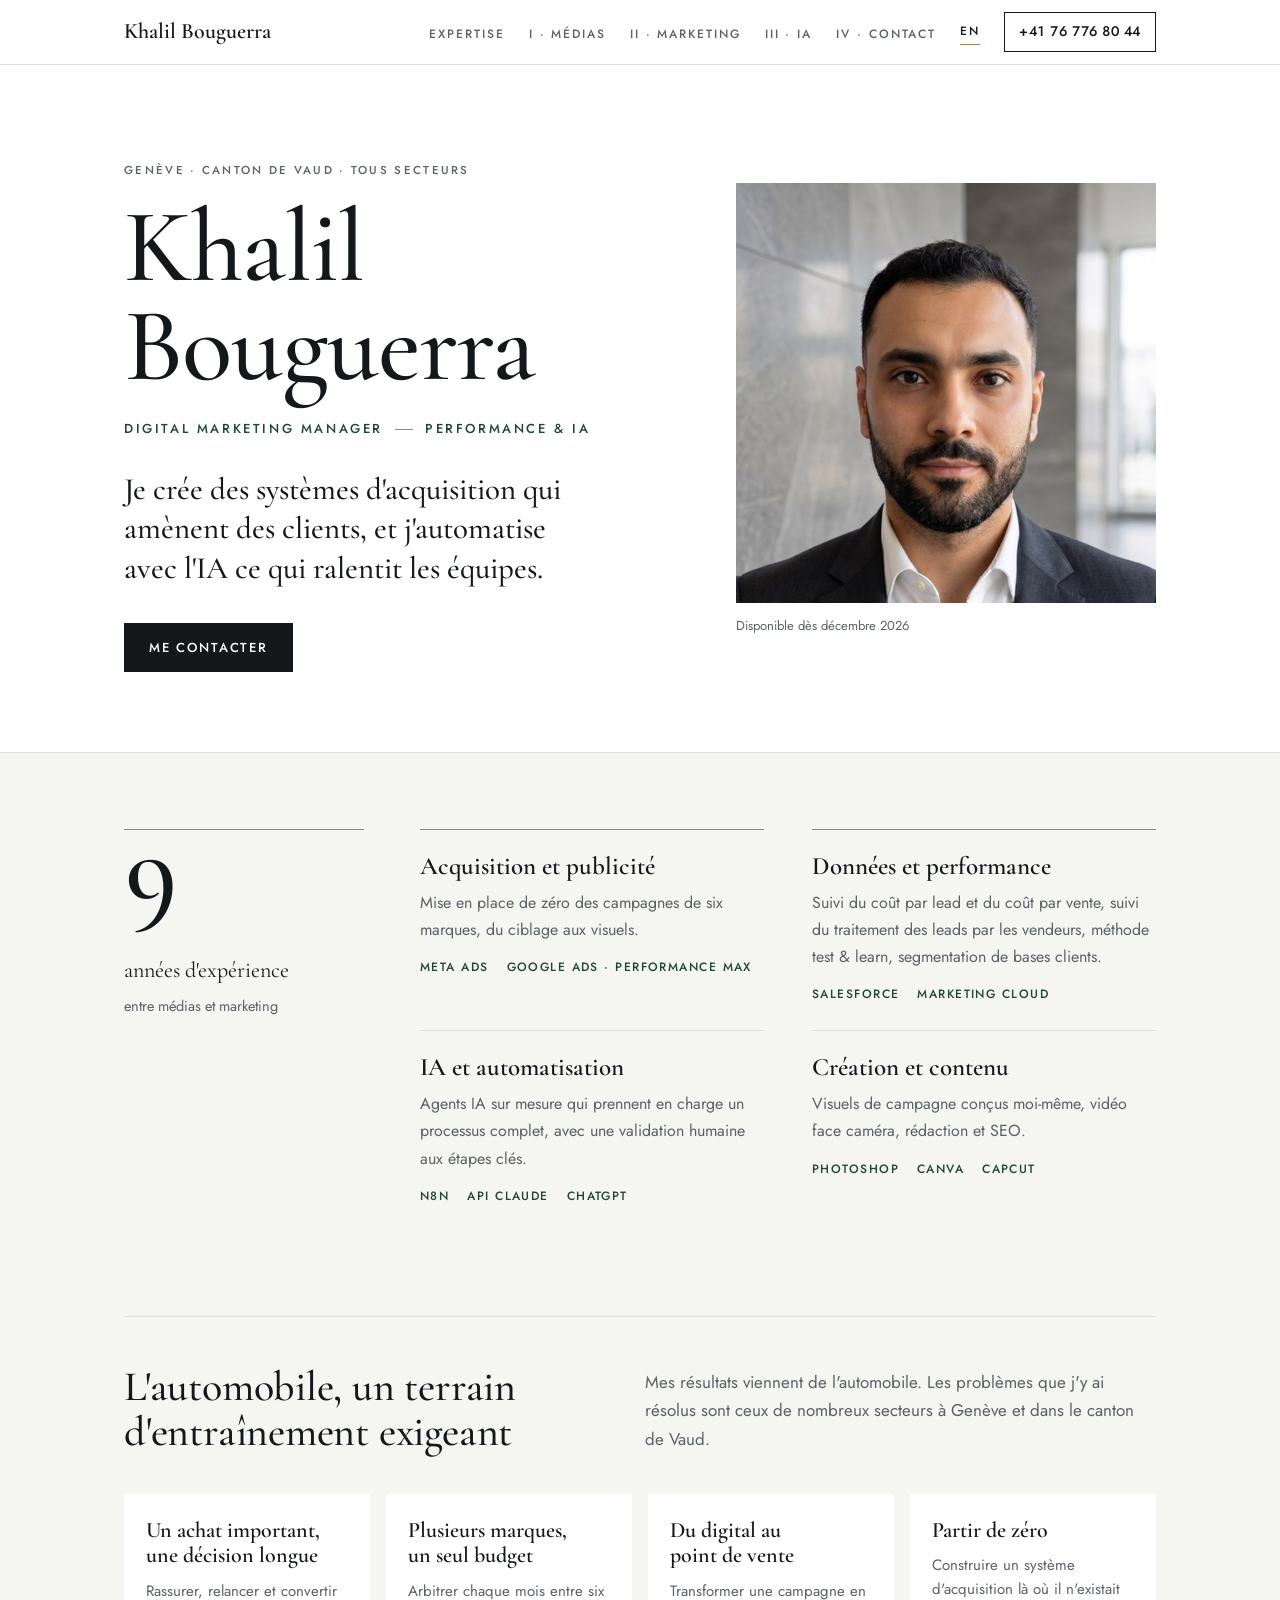
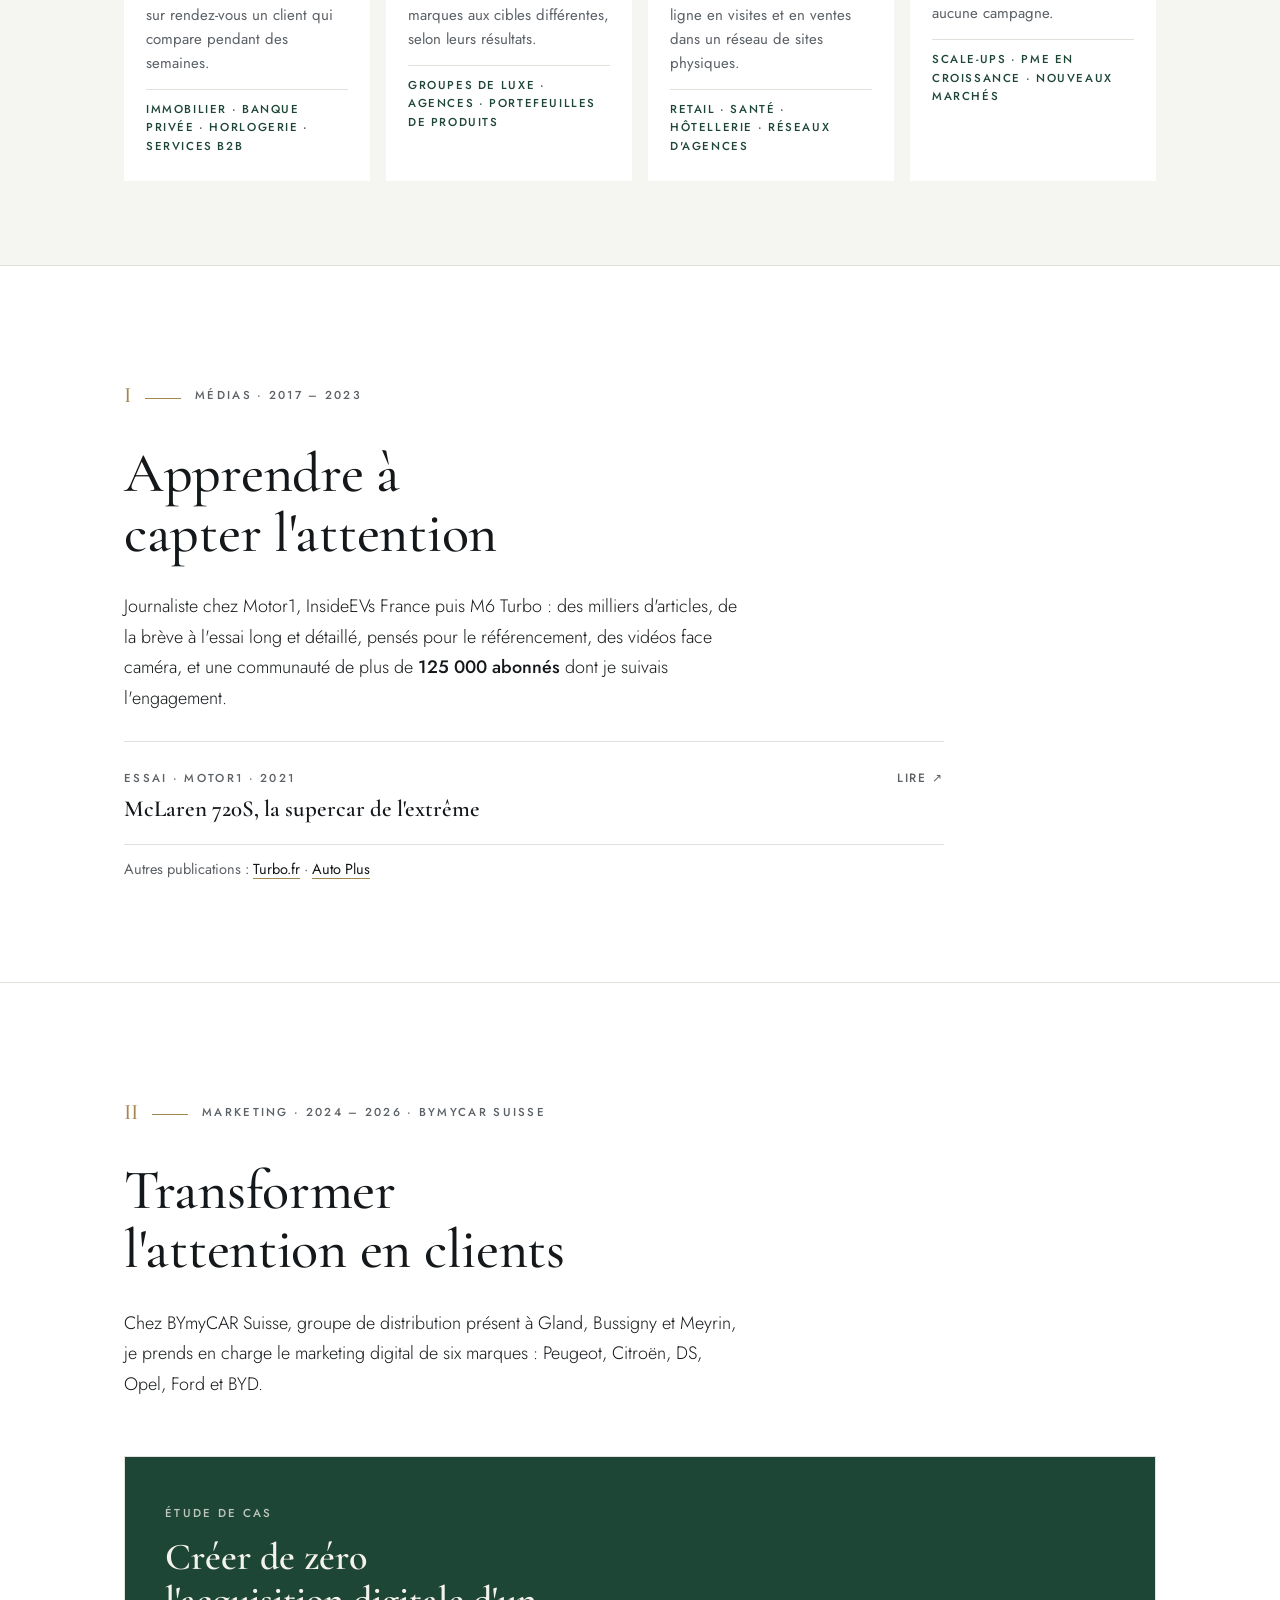
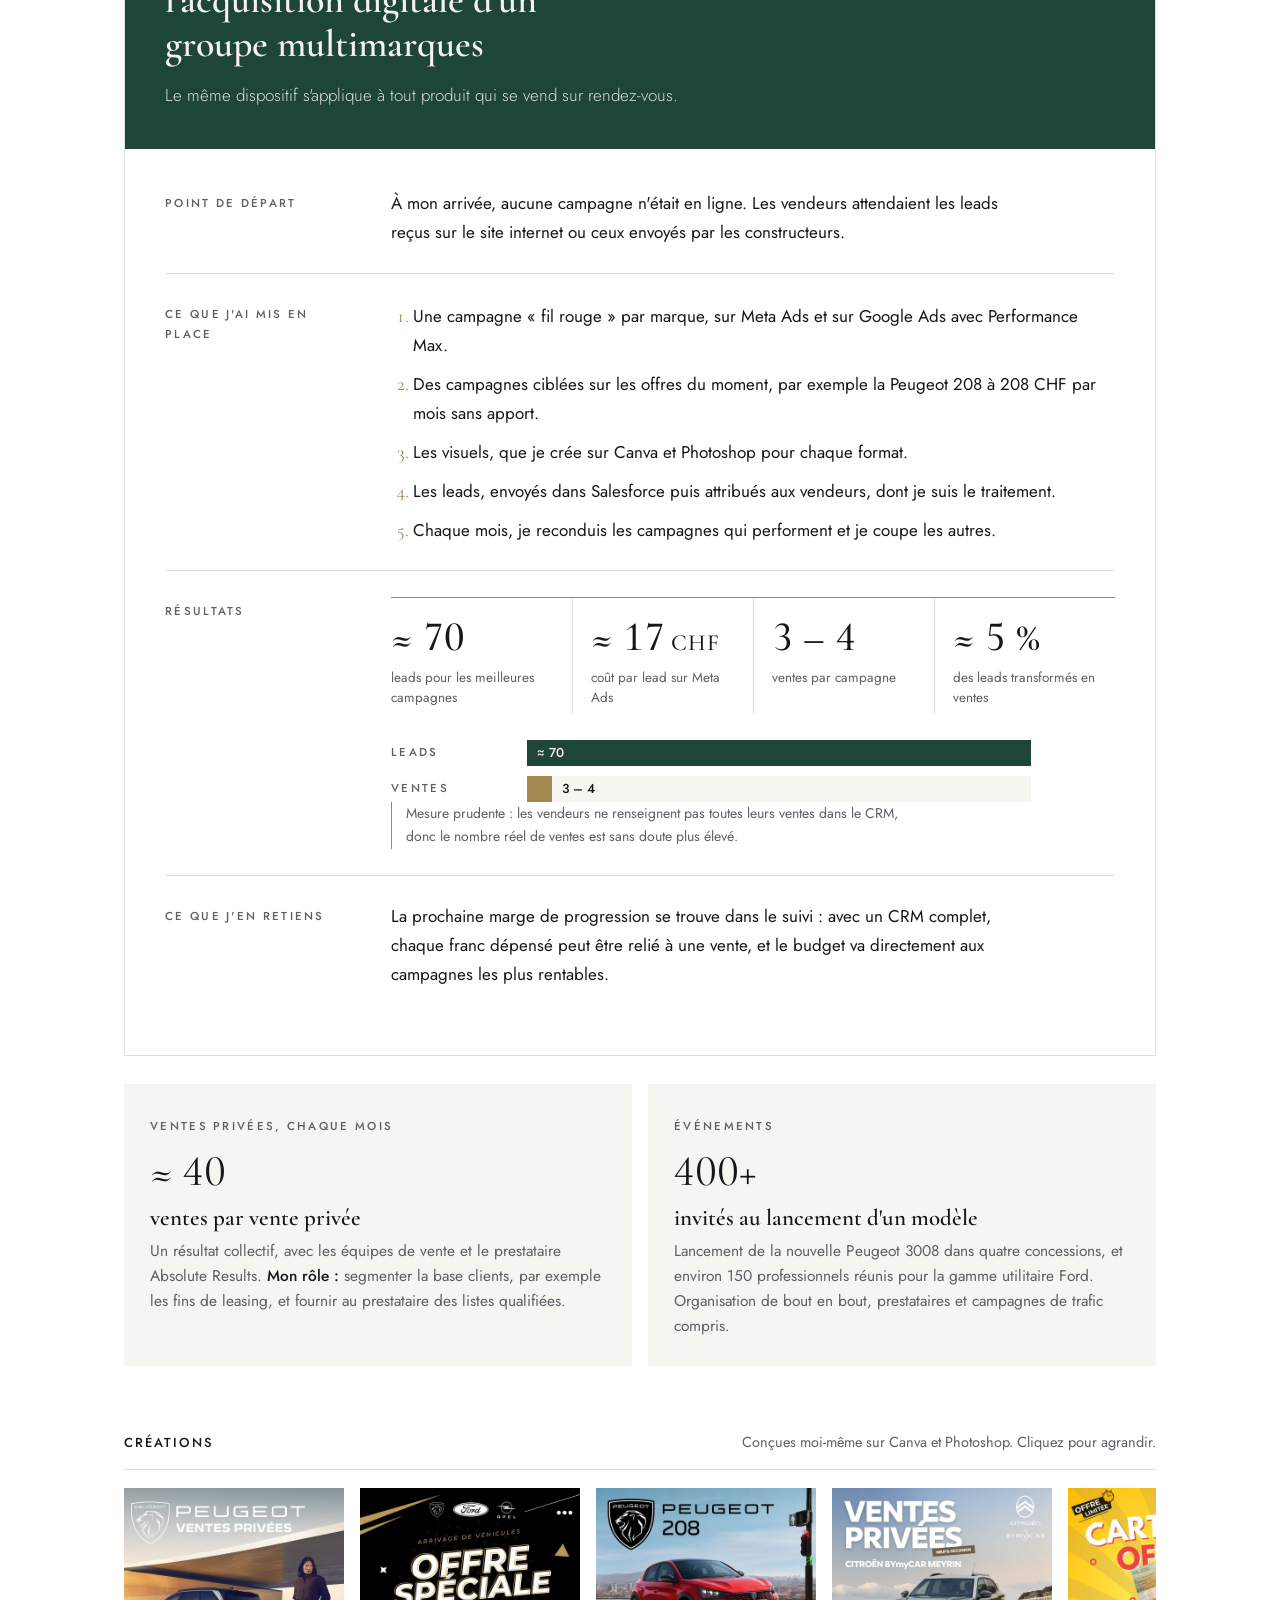
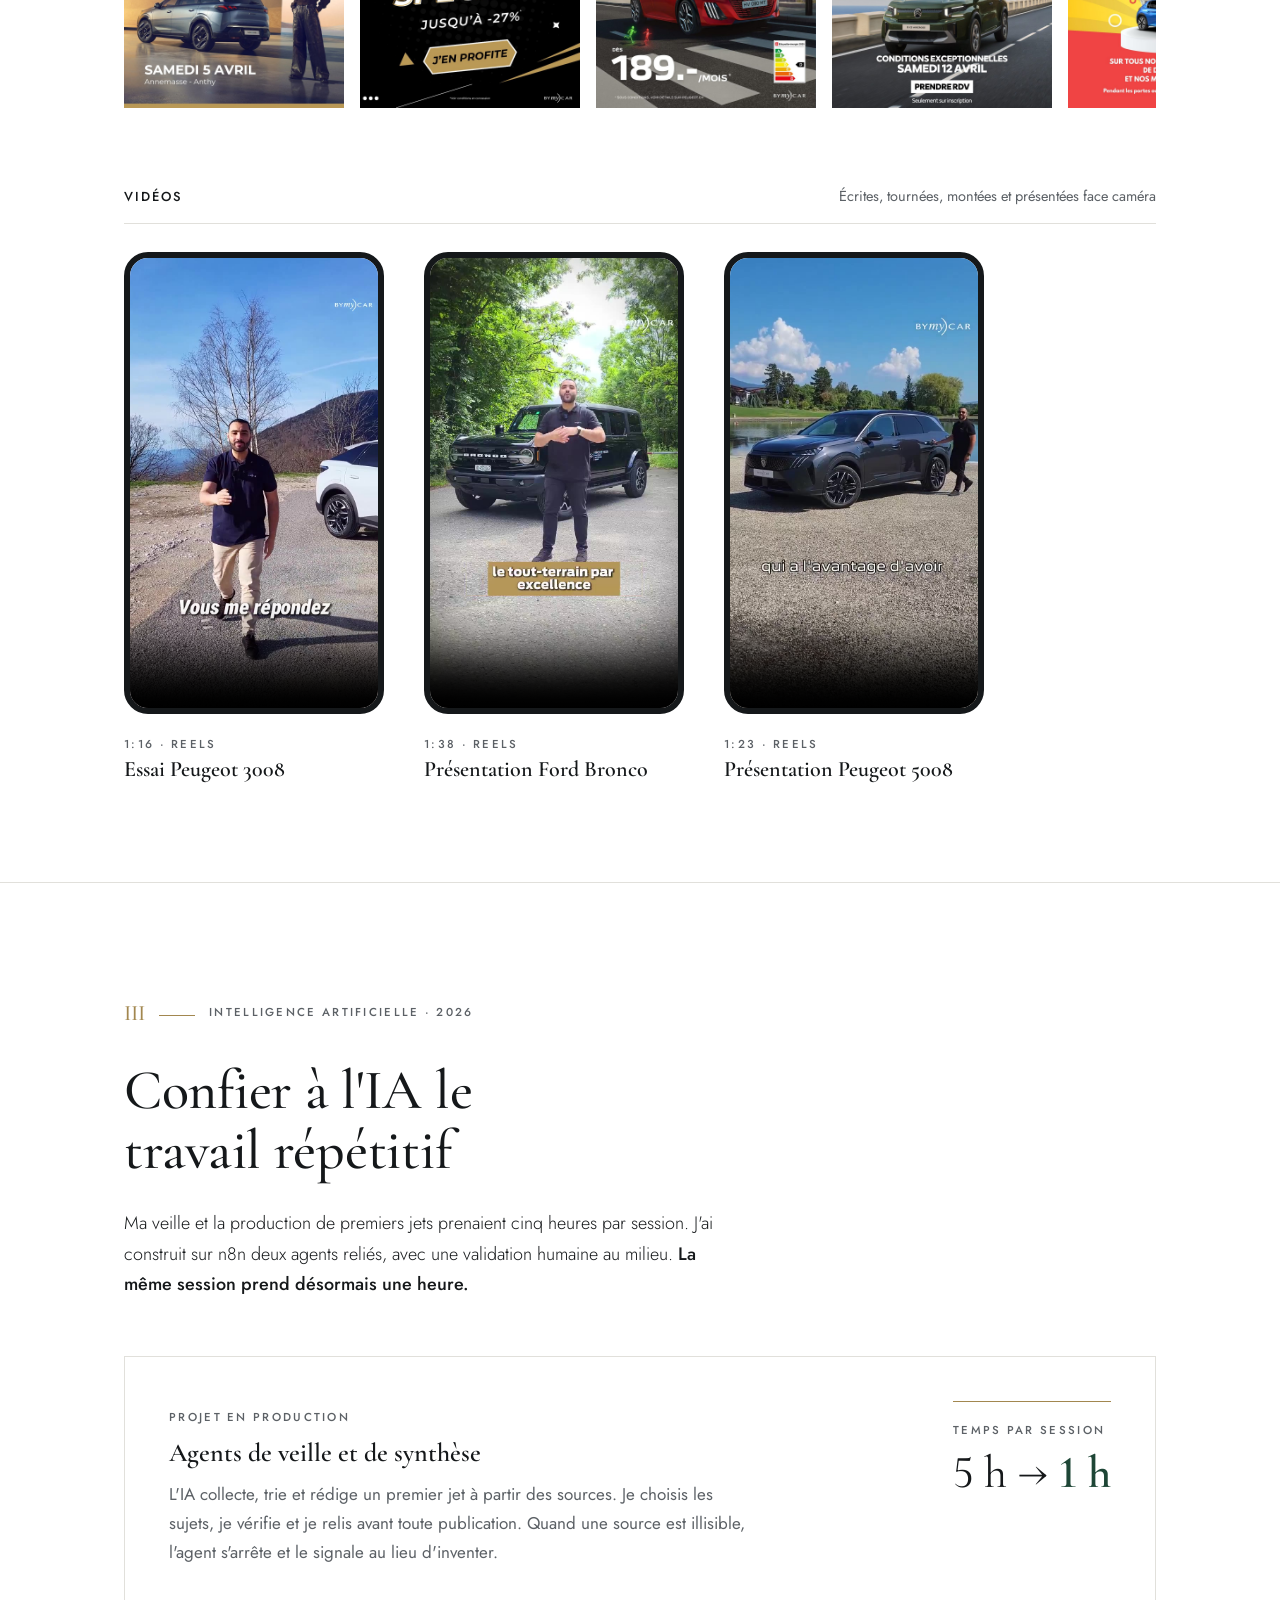
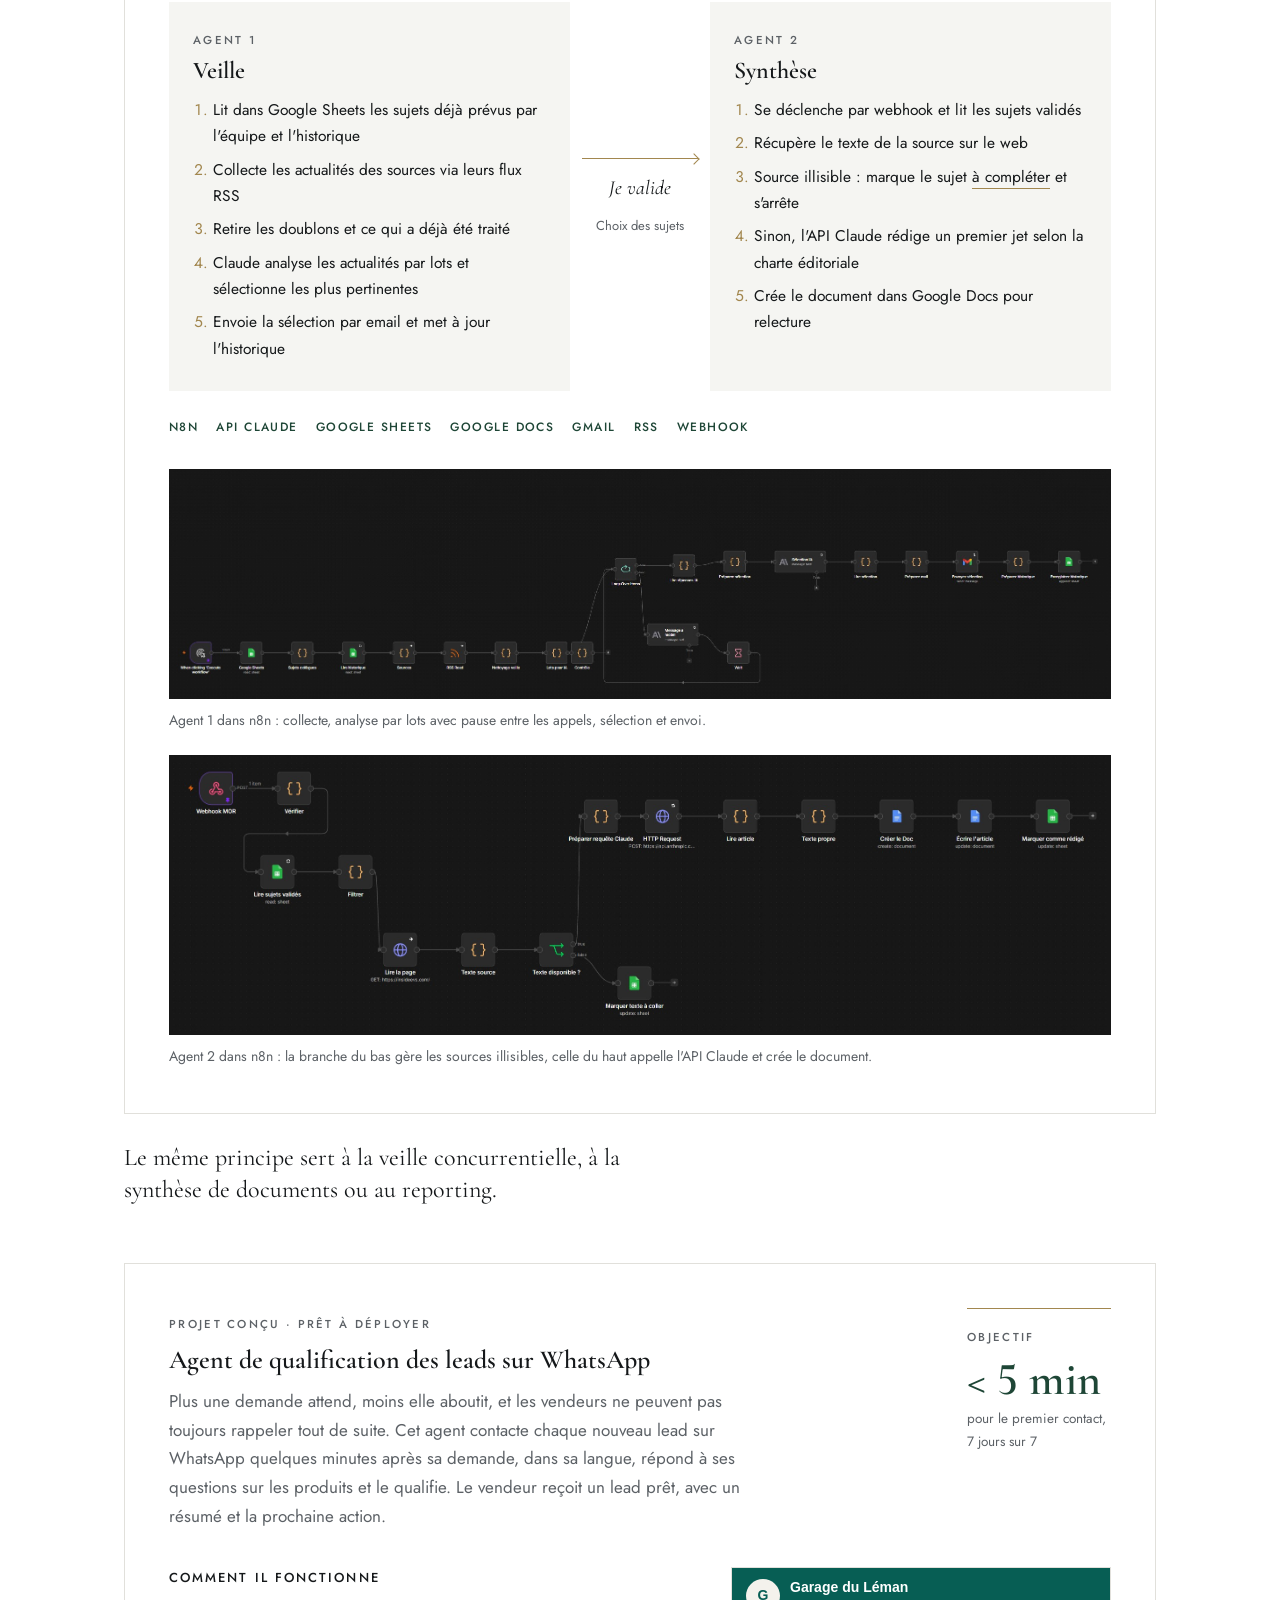
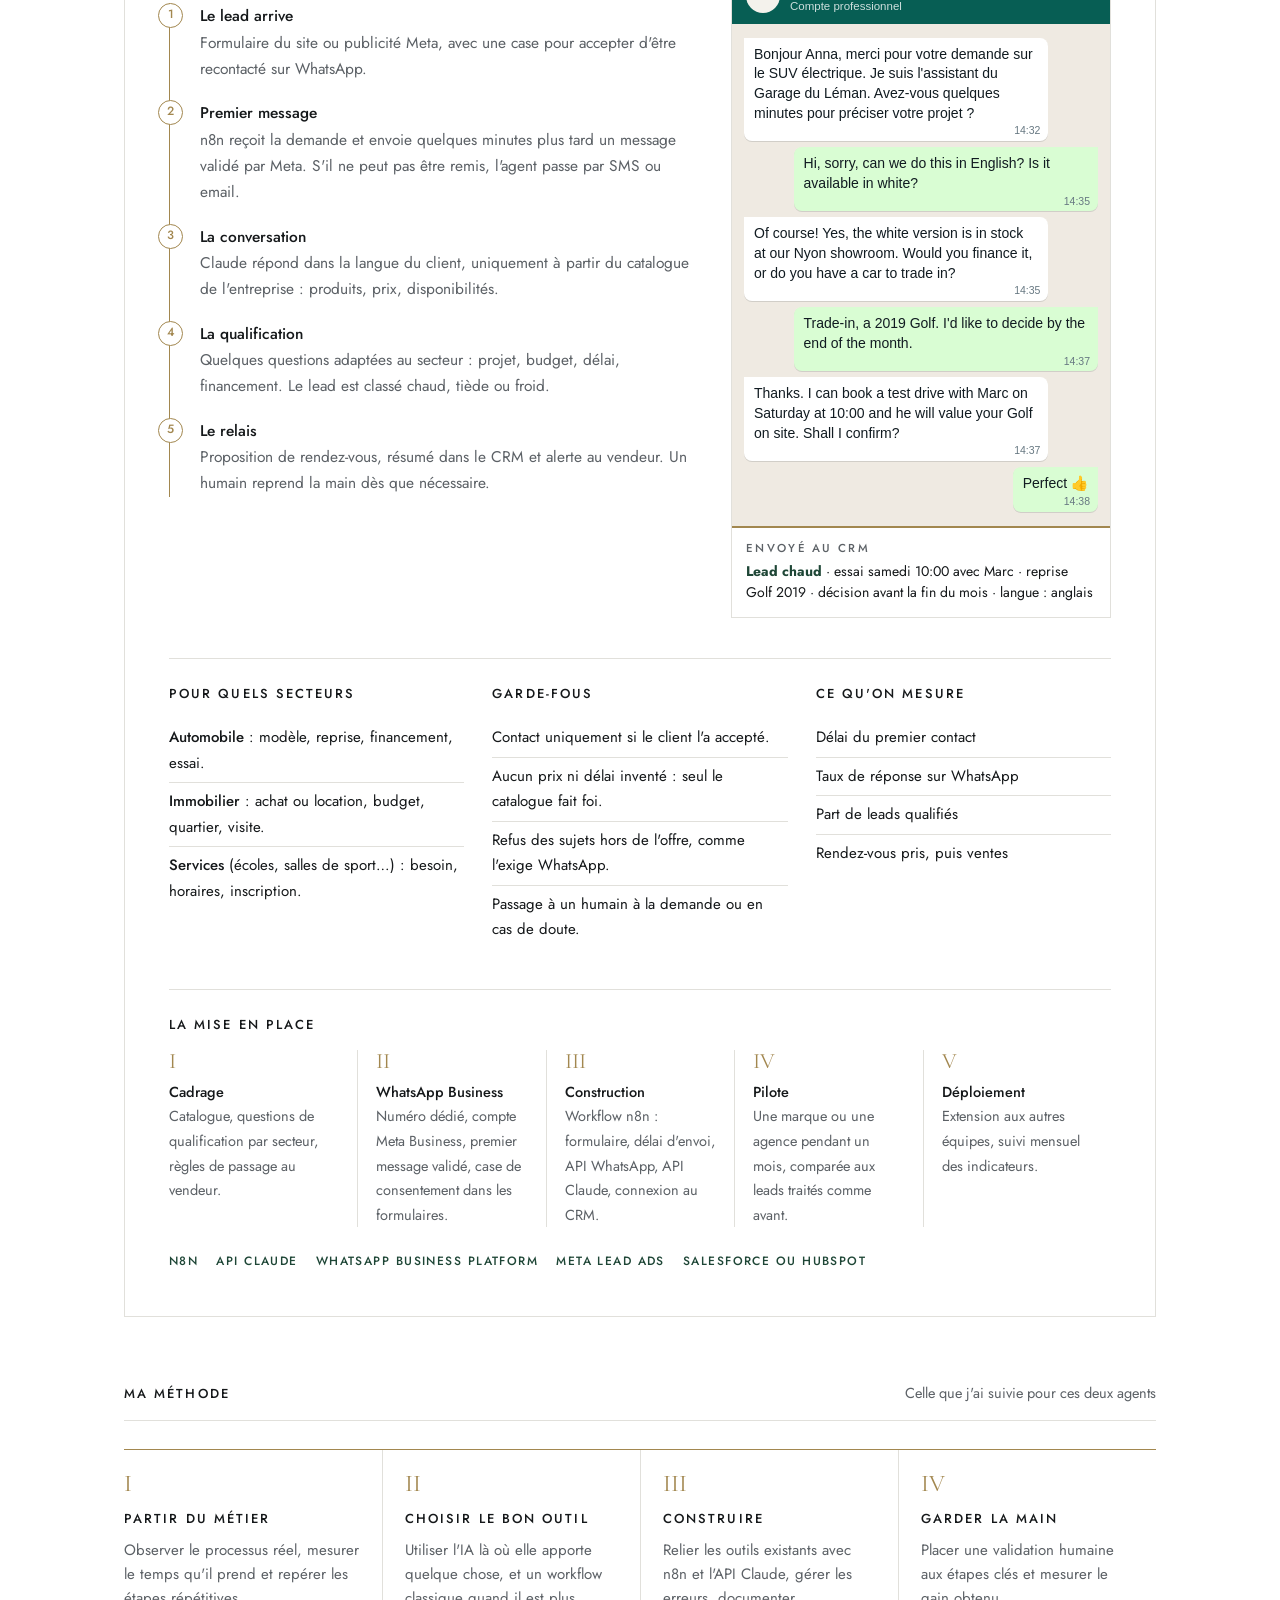
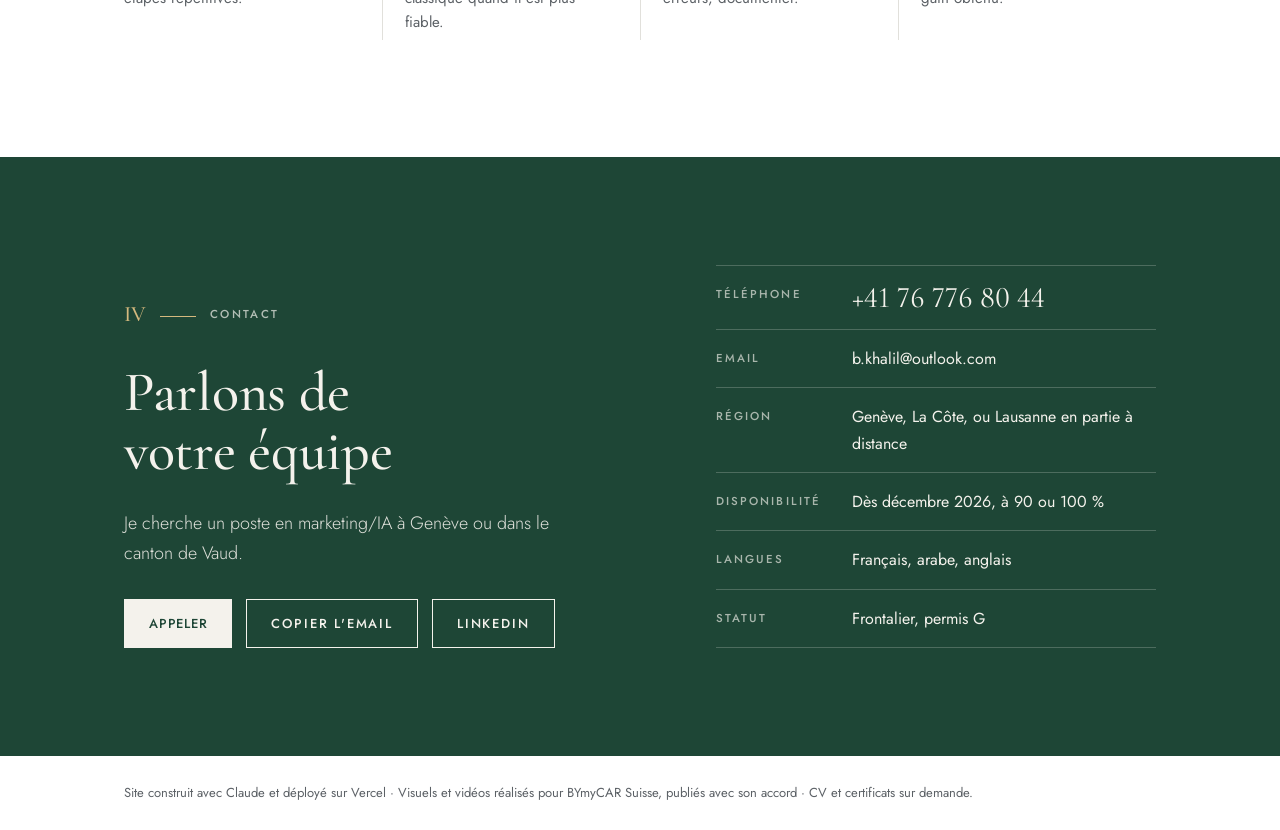
<file: index.html>
<!doctype html>
<html lang="fr">
<head>
<meta charset="utf-8">
<meta name="viewport" content="width=device-width, initial-scale=1, viewport-fit=cover">
<title>Khalil Bouguerra</title>
<meta name="description" content="Khalil Bouguerra – Digital Marketing Manager, performance et IA. Genève et canton de Vaud, tous secteurs.">
<meta name="theme-color" content="#1e4636">
<link rel="icon" href="favicon.svg" type="image/svg+xml">
<meta property="og:type" content="profile">
<meta property="og:title" content="Khalil Bouguerra · Digital Marketing Manager, performance & IA">
<meta property="og:description" content="Je crée des systèmes d’acquisition qui amènent des clients, et j’automatise avec l’IA ce qui ralentit les équipes. Genève et canton de Vaud.">
<meta property="og:locale" content="fr_FR">
<meta property="og:locale:alternate" content="en_GB">
<meta name="twitter:card" content="summary">
<script type="application/ld+json">{"@context": "https://schema.org", "@type": "Person", "name": "Khalil Bouguerra", "jobTitle": "Digital Marketing Manager", "email": "mailto:b.khalil@outlook.com", "telephone": "+41767768044", "address": {"@type": "PostalAddress", "addressRegion": "Genève", "addressCountry": "CH"}, "knowsAbout": ["Meta Ads", "Google Ads", "Performance Max", "Salesforce", "n8n", "Claude API", "AI automation"], "sameAs": ["https://www.linkedin.com/in/khalilbouguerra/"]}</script>
<link rel="alternate" hreflang="fr" href="index.html">
<link rel="alternate" hreflang="en" href="en.html">
<link rel="preconnect" href="https://fonts.googleapis.com">
<link rel="preconnect" href="https://fonts.gstatic.com" crossorigin>
<link rel="stylesheet" href="https://fonts.googleapis.com/css2?family=Cormorant+Garamond:ital,wght@0,500;0,600;1,500&family=Jost:wght@300;400;500&display=swap">
<link rel="stylesheet" href="styles.css">
</head>
<body>
<a class="skip" href="#contenu">Aller au contenu</a>
<header class="nav">
  <div class="wrap nav-row">
    <a class="brand" href="#depart">Khalil Bouguerra</a>
    <div class="nav-right">
      <ul class="chapters-top" aria-label="Chapitres">
        <li><a href="#expertise" data-k="expertise">Expertise</a></li>
        <li><a href="#raconter" data-k="raconter">I · Médias</a></li>
        <li><a href="#vendre" data-k="vendre">II · Marketing</a></li>
        <li><a href="#automatiser" data-k="automatiser">III · IA</a></li>
        <li><a href="#suite" data-k="suite">IV · Contact</a></li>
      </ul>
      <a class="lang" href="en.html" hreflang="en" lang="en">EN</a>
      <a class="tel-top" href="tel:+41767768044">+41 76 776 80 44</a>
    </div>
  </div>
</header>

<nav class="rail" aria-label="Chapitres">
  <span class="fill" aria-hidden="true"></span>
  <ol>
    <li><a href="#expertise" data-k="expertise"><span class="dot"></span><span><span class="n">—</span><span class="l">Expertise</span></span></a></li>
    <li><a href="#raconter" data-k="raconter"><span class="dot"></span><span><span class="n">I</span><span class="l">Médias</span></span></a></li>
    <li><a href="#vendre" data-k="vendre"><span class="dot"></span><span><span class="n">II</span><span class="l">Marketing</span></span></a></li>
    <li><a href="#automatiser" data-k="automatiser"><span class="dot"></span><span><span class="n">III</span><span class="l">Intelligence artificielle</span></span></a></li>
    <li><a href="#suite" data-k="suite"><span class="dot"></span><span><span class="n">IV</span><span class="l">Contact</span></span></a></li>
  </ol>
</nav>

<main id="contenu" tabindex="-1">
  <section class="hero" id="depart">
    <div class="wrap hero-grid">
      <div>
        <p class="label">Genève · Canton de Vaud · Tous secteurs</p>
        <h1>Khalil Bouguerra</h1>
        <p class="role">Digital Marketing Manager<span>Performance &amp; IA</span></p>
        <p class="thesis">Je crée des systèmes d'acquisition qui amènent des clients, et j'automatise avec l'IA ce qui ralentit les équipes.</p>
        <div class="actions">
          <a class="btn primary" href="#suite">Me contacter</a>
        </div>
      </div>
      <figure class="portrait-frame">
        <img class="portrait" src="media/photo-khalil-carre.jpg" alt="Portrait de Khalil Bouguerra" width="600" height="600">
        <figcaption>Disponible dès décembre 2026</figcaption>
      </figure>
    </div>
  </section>

  <section class="expertise" id="expertise" aria-labelledby="exp-title">
    <div class="wrap exp-grid">
      <div class="years">
        <div class="num" aria-hidden="true">9</div>
        <div class="txt" id="exp-title">années d'expérience</div>
        <div class="sub">entre médias et marketing</div>
      </div>
      <div class="skills">
        <div class="skill">
          <h3>Acquisition et publicité</h3>
          <p>Mise en place de zéro des campagnes de six marques, du ciblage aux visuels.</p>
          <ul class="tools"><li>Meta Ads</li><li>Google Ads · Performance Max</li></ul>
        </div>
        <div class="skill">
          <h3>Données et performance</h3>
          <p>Suivi du coût par lead et du coût par vente, suivi du traitement des leads par les vendeurs, méthode test &amp; learn, segmentation de bases clients.</p>
          <ul class="tools"><li>Salesforce</li><li>Marketing Cloud</li></ul>
        </div>
        <div class="skill">
          <h3>IA et automatisation</h3>
          <p>Agents IA sur mesure qui prennent en charge un processus complet, avec une validation humaine aux étapes clés.</p>
          <ul class="tools"><li>n8n</li><li>API Claude</li><li>ChatGPT</li></ul>
        </div>
        <div class="skill">
          <h3>Création et contenu</h3>
          <p>Visuels de campagne conçus moi-même, vidéo face caméra, rédaction et SEO.</p>
          <ul class="tools"><li>Photoshop</li><li>Canva</li><li>CapCut</li></ul>
        </div>
      </div>
    </div>
  </section>

  <section class="transfer" aria-labelledby="tr-title">
    <div class="wrap">
      <div class="transfer-head">
        <h2 id="tr-title">L'automobile, un terrain d'entraînement exigeant</h2>
        <p>Mes résultats viennent de l'automobile. Les problèmes que j'y ai résolus sont ceux de nombreux secteurs à Genève et dans le canton de Vaud.</p>
      </div>
      <div class="transfer-grid">
        <div class="tr">
          <h3>Un achat important, une décision longue</h3>
          <p>Rassurer, relancer et convertir sur rendez-vous un client qui compare pendant des semaines.</p>
          <span class="to">Immobilier · Banque privée · Horlogerie · Services B2B</span>
        </div>
        <div class="tr">
          <h3>Plusieurs marques, un seul budget</h3>
          <p>Arbitrer chaque mois entre six marques aux cibles différentes, selon leurs résultats.</p>
          <span class="to">Groupes de luxe · Agences · Portefeuilles de produits</span>
        </div>
        <div class="tr">
          <h3>Du digital au point de vente</h3>
          <p>Transformer une campagne en ligne en visites et en ventes dans un réseau de sites physiques.</p>
          <span class="to">Retail · Santé · Hôtellerie · Réseaux d'agences</span>
        </div>
        <div class="tr">
          <h3>Partir de zéro</h3>
          <p>Construire un système d'acquisition là où il n'existait aucune campagne.</p>
          <span class="to">Scale-ups · PME en croissance · Nouveaux marchés</span>
        </div>
      </div>
    </div>
  </section>

  <section class="chapter" id="raconter">
    <div class="wrap">
      <div class="chapter-head">
        <p class="label"><span class="rn">I</span>Médias · 2017 – 2023</p>
        <h2>Apprendre à capter l'attention</h2>
      </div>
      <div class="story">
        <p>Journaliste chez Motor1, InsideEVs France puis M6 Turbo : des milliers d'articles, de la brève à l'essai long et détaillé, pensés pour le référencement, des vidéos face caméra, et une communauté de plus de <strong>125 000 abonnés</strong> dont je suivais l'engagement.</p>
      </div>
      <a class="press" href="https://fr.motor1.com/reviews/535179/essai-mclaren-720s-2021-video/" target="_blank" rel="noopener">
        <span><span class="label">Essai · Motor1 · 2021</span><span class="t">McLaren 720S, la supercar de l'extrême</span></span>
        <span class="go">Lire ↗</span>
      </a>
      <p class="press-more">Autres publications : <a href="https://www.turbo.fr/actualite-automobile/video-ne-peut-pas-faire-plus-idiot-que-ce-gars-192722" target="_blank" rel="noopener">Turbo.fr</a> · <a href="https://www.autoplus.fr/actualite/la-r8-a-tellement-de-succes-quaudi-prolonge-sa-production-1312752.html" target="_blank" rel="noopener">Auto Plus</a></p>
    </div>
  </section>

  <section class="chapter" id="vendre">
    <div class="wrap">
      <div class="chapter-head">
        <p class="label"><span class="rn">II</span>Marketing · 2024 – 2026 · BYmyCAR Suisse</p>
        <h2>Transformer l'attention en clients</h2>
      </div>
      <div class="story">
        <p>Chez BYmyCAR Suisse, groupe de distribution présent à Gland, Bussigny et Meyrin, je prends en charge le marketing digital de six marques : Peugeot, Citroën, DS, Opel, Ford et BYD.</p>
      </div>

      <article class="case" aria-labelledby="case-title">
        <div class="case-top">
          <span class="label">Étude de cas</span>
          <h3 id="case-title">Créer de zéro l'acquisition digitale d'un groupe multimarques</h3>
          <p>Le même dispositif s'applique à tout produit qui se vend sur rendez-vous.</p>
        </div>
        <div class="case-body">
          <div class="case-row">
            <span class="label">Point de départ</span>
            <div><p>À mon arrivée, aucune campagne n'était en ligne. Les vendeurs attendaient les leads reçus sur le site internet ou ceux envoyés par les constructeurs.</p></div>
          </div>
          <div class="case-row">
            <span class="label">Ce que j'ai mis en place</span>
            <ol class="steps">
              <li>Une campagne « fil rouge » par marque, sur Meta Ads et sur Google Ads avec Performance Max.</li>
              <li>Des campagnes ciblées sur les offres du moment, par exemple la Peugeot 208 à 208 CHF par mois sans apport.</li>
              <li>Les visuels, que je crée sur Canva et Photoshop pour chaque format.</li>
              <li>Les leads, envoyés dans Salesforce puis attribués aux vendeurs, dont je suis le traitement.</li>
              <li>Chaque mois, je reconduis les campagnes qui performent et je coupe les autres.</li>
            </ol>
          </div>
          <div class="case-row">
            <span class="label">Résultats</span>
            <div>
              <div class="metrics">
                <div class="metric"><div class="v">≈ 70</div><div class="k">leads pour les meilleures campagnes</div></div>
                <div class="metric"><div class="v">≈ 17<small>&nbsp;CHF</small></div><div class="k">coût par lead sur Meta Ads</div></div>
                <div class="metric"><div class="v">3 – 4</div><div class="k">ventes par campagne</div></div>
                <div class="metric"><div class="v">≈ 5 %</div><div class="k">des leads transformés en ventes</div></div>
              </div>
              <div class="funnel" aria-label="Sur une campagne : environ 70 leads, puis 3 à 4 ventes">
                <div class="fbar"><span class="label">Leads</span><div class="track"><div class="fill" style="width:100%"></div><span class="val lead-val">≈ 70</span></div></div>
                <div class="fbar"><span class="label">Ventes</span><div class="track"><div class="fill sales" style="width:5%"></div><span class="val" style="--w:5%">3 – 4</span></div></div>
              </div>
              <p class="note">Mesure prudente : les vendeurs ne renseignent pas toutes leurs ventes dans le CRM, donc le nombre réel de ventes est sans doute plus élevé.</p>
            </div>
          </div>
          <div class="case-row">
            <span class="label">Ce que j'en retiens</span>
            <div><p>La prochaine marge de progression se trouve dans le suivi : avec un CRM complet, chaque franc dépensé peut être relié à une vente, et le budget va directement aux campagnes les plus rentables.</p></div>
          </div>
        </div>
      </article>

      <div class="pair">
        <div class="card">
          <span class="label">Ventes privées, chaque mois</span>
          <div class="v">≈ 40</div>
          <h3>ventes par vente privée</h3>
          <p>Un résultat collectif, avec les équipes de vente et le prestataire Absolute Results. <strong>Mon rôle :</strong> segmenter la base clients, par exemple les fins de leasing, et fournir au prestataire des listes qualifiées.</p>
        </div>
        <div class="card">
          <span class="label">Événements</span>
          <div class="v">400+</div>
          <h3>invités au lancement d'un modèle</h3>
          <p>Lancement de la nouvelle Peugeot 3008 dans quatre concessions, et environ 150 professionnels réunis pour la gamme utilitaire Ford. Organisation de bout en bout, prestataires et campagnes de trafic compris.</p>
        </div>
      </div>

      <div class="block">
        <div class="block-head"><h4>Créations</h4><p>Conçues moi-même sur Canva et Photoshop. Cliquez pour agrandir.</p></div>
        <div class="strip">
          <button type="button" data-cap="Affiche ventes privées Peugeot"><img src="media/visuels/vp-peugeot.jpg" alt="Affiche ventes privées Peugeot" loading="lazy" width="1000" height="1000"></button>
          <button type="button" data-cap="Post offre spéciale multimarques"><img src="media/visuels/offre-speciale.jpg" alt="Post offre spéciale jusqu'à moins 27 pour cent" loading="lazy" width="1000" height="1000"></button>
          <button type="button" data-cap="Carrousel de loyers, slide Peugeot 208"><img src="media/visuels/loyers-peugeot-208.jpg" alt="Slide de carrousel loyer Peugeot 208" loading="lazy" width="1000" height="1000"></button>
          <button type="button" data-cap="Affiche ventes privées Citroën, Meyrin"><img src="media/visuels/vp-citroen-meyrin.jpg" alt="Affiche ventes privées Citroën BYmyCAR Meyrin" loading="lazy" width="1000" height="1000"></button>
          <button type="button" data-cap="Post carte grise offerte"><img src="media/visuels/carte-grise-offerte.jpg" alt="Post carte grise offerte" loading="lazy" width="1000" height="1000"></button>
          <button type="button" data-cap="Post lancement nouvelle Citroën C4"><img src="media/visuels/citroen-c4.jpg" alt="Post nouvelle Citroën C4 dès 23 900 francs" loading="lazy" width="1000" height="1000"></button>
        </div>
      </div>

      <div class="block">
        <div class="block-head"><h4>Vidéos</h4><p>Écrites, tournées, montées et présentées face caméra</p></div>
        <div class="videos">
          <div>
            <div class="phone"><video controls playsinline preload="none" poster="media/essai-peugeot-3008.jpg" src="media/essai-peugeot-3008.mp4" aria-label="Vidéo : essai Peugeot 3008"></video></div>
            <div class="video-meta"><span class="label">1:16 · Reels</span><h3>Essai Peugeot 3008</h3></div>
          </div>
          <div>
            <div class="phone"><video controls playsinline preload="none" poster="media/presentation-ford-bronco.jpg" src="media/presentation-ford-bronco.mp4" aria-label="Vidéo : présentation Ford Bronco"></video></div>
            <div class="video-meta"><span class="label">1:38 · Reels</span><h3>Présentation Ford Bronco</h3></div>
          </div>
          <div>
            <div class="phone"><video controls playsinline preload="none" poster="media/presentation-peugeot-5008.jpg" src="media/presentation-peugeot-5008.mp4" aria-label="Vidéo : présentation Peugeot 5008"></video></div>
            <div class="video-meta"><span class="label">1:23 · Reels</span><h3>Présentation Peugeot 5008</h3></div>
          </div>
        </div>
      </div>
    </div>
  </section>

  <section class="chapter" id="automatiser">
    <div class="wrap">
      <div class="chapter-head">
        <p class="label"><span class="rn">III</span>Intelligence artificielle · 2026</p>
        <h2>Confier à l'IA le travail répétitif</h2>
      </div>
      <div class="story">
        <p>Ma veille et la production de premiers jets prenaient cinq heures par session. J'ai construit sur n8n deux agents reliés, avec une validation humaine au milieu. <strong>La même session prend désormais une heure.</strong></p>
      </div>

      <article class="project">
        <div class="project-head">
          <div>
            <span class="label">Projet en production</span>
            <h3>Agents de veille et de synthèse</h3>
            <p>L'IA collecte, trie et rédige un premier jet à partir des sources. Je choisis les sujets, je vérifie et je relis avant toute publication. Quand une source est illisible, l'agent s'arrête et le signale au lieu d'inventer.</p>
          </div>
          <div class="gain">
            <span class="label">Temps par session</span>
            <div class="v">5 h → <b>1 h</b></div>
          </div>
        </div>

        <div class="flow">
          <div class="stage">
            <span class="label">Agent 1</span>
            <h3>Veille</h3>
            <ol>
              <li>Lit dans Google Sheets les sujets déjà prévus par l'équipe et l'historique</li>
              <li>Collecte les actualités des sources via leurs flux RSS</li>
              <li>Retire les doublons et ce qui a déjà été traité</li>
              <li>Claude analyse les actualités par lots et sélectionne les plus pertinentes</li>
              <li>Envoie la sélection par email et met à jour l'historique</li>
            </ol>
          </div>
          <div class="handoff" aria-label="Validation humaine entre les deux agents">
            <div class="road" aria-hidden="true"></div>
            <div class="you">Je valide</div>
            <small>Choix des sujets</small>
          </div>
          <div class="stage">
            <span class="label">Agent 2</span>
            <h3>Synthèse</h3>
            <ol>
              <li>Se déclenche par webhook et lit les sujets validés</li>
              <li>Récupère le texte de la source sur le web</li>
              <li>Source illisible : marque le sujet <em>à compléter</em> et s'arrête</li>
              <li>Sinon, l'API Claude rédige un premier jet selon la charte éditoriale</li>
              <li>Crée le document dans Google Docs pour relecture</li>
            </ol>
          </div>
        </div>

        <ul class="tools" style="margin-top:26px" aria-label="Outils utilisés"><li>n8n</li><li>API Claude</li><li>Google Sheets</li><li>Google Docs</li><li>Gmail</li><li>RSS</li><li>Webhook</li></ul>

        <div class="shots">
          <figure>
            <div class="shot"><img src="media/n8n-veille.jpg" alt="Workflow n8n de l'agent de veille : lecture Google Sheets, flux RSS, nettoyage, boucle d'analyse par Claude, sélection, envoi Gmail, enregistrement de l'historique" loading="lazy" width="2099" height="511"></div>
            <figcaption>Agent 1 dans n8n : collecte, analyse par lots avec pause entre les appels, sélection et envoi.</figcaption>
          </figure>
          <figure>
            <div class="shot"><img src="media/n8n-redaction.jpg" alt="Workflow n8n de l'agent de synthèse : webhook, lecture des sujets validés, lecture de la source, condition texte disponible, requête à l'API Claude, création du Google Doc" loading="lazy" width="2147" height="640"></div>
            <figcaption>Agent 2 dans n8n : la branche du bas gère les sources illisibles, celle du haut appelle l'API Claude et crée le document.</figcaption>
          </figure>
        </div>
      </article>

      <p class="transpose">Le même principe sert à la veille concurrentielle, à la synthèse de documents ou au reporting.</p>

      <article class="project concept">
        <div class="project-head">
          <div>
            <span class="label">Projet conçu · prêt à déployer</span>
            <h3>Agent de qualification des leads sur WhatsApp</h3>
            <p>Plus une demande attend, moins elle aboutit, et les vendeurs ne peuvent pas toujours rappeler tout de suite. Cet agent contacte chaque nouveau lead sur WhatsApp quelques minutes après sa demande, dans sa langue, répond à ses questions sur les produits et le qualifie. Le vendeur reçoit un lead prêt, avec un résumé et la prochaine action.</p>
          </div>
          <div class="gain">
            <span class="label">Objectif</span>
            <div class="v"><b>&lt; 5 min</b></div>
            <small>pour le premier contact, 7 jours sur 7</small>
          </div>
        </div>

        <div class="concept-grid">
          <div>
            <h4 class="sub">Comment il fonctionne</h4>
            <ol class="cflow">
              <li><b>Le lead arrive</b>Formulaire du site ou publicité Meta, avec une case pour accepter d'être recontacté sur WhatsApp.</li>
              <li><b>Premier message</b>n8n reçoit la demande et envoie quelques minutes plus tard un message validé par Meta. S'il ne peut pas être remis, l'agent passe par SMS ou email.</li>
              <li><b>La conversation</b>Claude répond dans la langue du client, uniquement à partir du catalogue de l'entreprise : produits, prix, disponibilités.</li>
              <li><b>La qualification</b>Quelques questions adaptées au secteur : projet, budget, délai, financement. Le lead est classé chaud, tiède ou froid.</li>
              <li><b>Le relais</b>Proposition de rendez-vous, résumé dans le CRM et alerte au vendeur. Un humain reprend la main dès que nécessaire.</li>
            </ol>
          </div>
          <figure class="wa" aria-label="Exemple de conversation">
            <div class="wa-top"><span class="wa-av" aria-hidden="true">G</span><span><b>Garage du Léman</b><small>Compte professionnel</small></span></div>
            <div class="wa-body">
              <p class="in">Bonjour Anna, merci pour votre demande sur le SUV électrique. Je suis l'assistant du Garage du Léman. Avez-vous quelques minutes pour préciser votre projet ?<time>14:32</time></p>
              <p class="out">Hi, sorry, can we do this in English? Is it available in white?<time>14:35</time></p>
              <p class="in">Of course! Yes, the white version is in stock at our Nyon showroom. Would you finance it, or do you have a car to trade in?<time>14:35</time></p>
              <p class="out">Trade-in, a 2019 Golf. I'd like to decide by the end of the month.<time>14:37</time></p>
              <p class="in">Thanks. I can book a test drive with Marc on Saturday at 10:00 and he will value your Golf on site. Shall I confirm?<time>14:37</time></p>
              <p class="out">Perfect 👍<time>14:38</time></p>
            </div>
            <figcaption class="crm-card">
              <span class="label">Envoyé au CRM</span>
              <b>Lead chaud</b> · essai samedi 10:00 avec Marc · reprise Golf 2019 · décision avant la fin du mois · langue : anglais
            </figcaption>
          </figure>
        </div>

        <div class="concept-cols">
          <div>
            <h4 class="sub">Pour quels secteurs</h4>
            <ul class="plain">
              <li><b>Automobile</b> : modèle, reprise, financement, essai.</li>
              <li><b>Immobilier</b> : achat ou location, budget, quartier, visite.</li>
              <li><b>Services</b> (écoles, salles de sport…) : besoin, horaires, inscription.</li>
            </ul>
          </div>
          <div>
            <h4 class="sub">Garde-fous</h4>
            <ul class="plain">
              <li>Contact uniquement si le client l'a accepté.</li>
              <li>Aucun prix ni délai inventé : seul le catalogue fait foi.</li>
              <li>Refus des sujets hors de l'offre, comme l'exige WhatsApp.</li>
              <li>Passage à un humain à la demande ou en cas de doute.</li>
            </ul>
          </div>
          <div>
            <h4 class="sub">Ce qu'on mesure</h4>
            <ul class="plain">
              <li>Délai du premier contact</li>
              <li>Taux de réponse sur WhatsApp</li>
              <li>Part de leads qualifiés</li>
              <li>Rendez-vous pris, puis ventes</li>
            </ul>
          </div>
        </div>

        <h4 class="sub">La mise en place</h4>
        <ol class="rollout">
          <li><b>Cadrage</b>Catalogue, questions de qualification par secteur, règles de passage au vendeur.</li>
          <li><b>WhatsApp Business</b>Numéro dédié, compte Meta Business, premier message validé, case de consentement dans les formulaires.</li>
          <li><b>Construction</b>Workflow n8n : formulaire, délai d'envoi, API WhatsApp, API Claude, connexion au CRM.</li>
          <li><b>Pilote</b>Une marque ou une agence pendant un mois, comparée aux leads traités comme avant.</li>
          <li><b>Déploiement</b>Extension aux autres équipes, suivi mensuel des indicateurs.</li>
        </ol>
        <ul class="tools" aria-label="Outils prévus"><li>n8n</li><li>API Claude</li><li>WhatsApp Business Platform</li><li>Meta Lead Ads</li><li>Salesforce ou HubSpot</li></ul>
      </article>

      <div class="block">
        <div class="block-head"><h4>Ma méthode</h4><p>Celle que j'ai suivie pour ces deux agents</p></div>
        <ol class="method">
          <li><h4>Partir du métier</h4><p>Observer le processus réel, mesurer le temps qu'il prend et repérer les étapes répétitives.</p></li>
          <li><h4>Choisir le bon outil</h4><p>Utiliser l'IA là où elle apporte quelque chose, et un workflow classique quand il est plus fiable.</p></li>
          <li><h4>Construire</h4><p>Relier les outils existants avec n8n et l'API Claude, gérer les erreurs, documenter.</p></li>
          <li><h4>Garder la main</h4><p>Placer une validation humaine aux étapes clés et mesurer le gain obtenu.</p></li>
        </ol>
      </div>
    </div>
  </section>

  <section class="finale" id="suite">
    <div class="wrap finale-grid">
      <div>
        <div class="chapter-head">
          <p class="label"><span class="rn">IV</span>Contact</p>
          <h2>Parlons de votre équipe</h2>
        </div>
        <p class="intro">Je cherche un poste en marketing/IA à Genève ou dans le canton de Vaud.</p>
        <div class="actions">
          <a class="btn primary tel" href="tel:+41767768044">Appeler</a>
          <button class="btn" type="button" id="copy" data-done="Email copié" data-selected="Email sélectionné">Copier l'email</button>
          <a class="btn" href="https://www.linkedin.com/in/khalilbouguerra/" target="_blank" rel="noopener">LinkedIn</a>
        </div>
      </div>
      <dl class="facts">
        <div><dt>Téléphone</dt><dd class="tel"><a href="tel:+41767768044">+41 76 776 80 44</a></dd></div>
        <div><dt>Email</dt><dd><a id="mail" href="mailto:b.khalil@outlook.com">b.khalil@outlook.com</a></dd></div>
        <div><dt>Région</dt><dd>Genève, La Côte, ou Lausanne en partie à distance</dd></div>
        <div><dt>Disponibilité</dt><dd>Dès décembre 2026, à 90 ou 100 %</dd></div>
        <div><dt>Langues</dt><dd>Français, arabe, anglais</dd></div>
        <div><dt>Statut</dt><dd>Frontalier, permis G</dd></div>
      </dl>
    </div>
  </section>
</main>

<footer class="foot">
  <div class="wrap">Site construit avec Claude et déployé sur Vercel · Visuels et vidéos réalisés pour BYmyCAR Suisse, publiés avec son accord · CV et certificats sur demande.</div>
</footer>

<dialog id="lightbox" aria-label="Visuel agrandi">
  <button class="close" type="button" id="lb-close">Fermer</button>
  <div class="lb-stage">
    <button class="lb-nav prev" type="button" id="lb-prev" aria-label="Visuel précédent">‹</button>
    <img id="lb-img" alt="">
    <button class="lb-nav next" type="button" id="lb-next" aria-label="Visuel suivant">›</button>
  </div>
  <p id="lb-cap" aria-live="polite"></p>
</dialog>

<script src="site.js"></script>
</body>
</html>
</file>
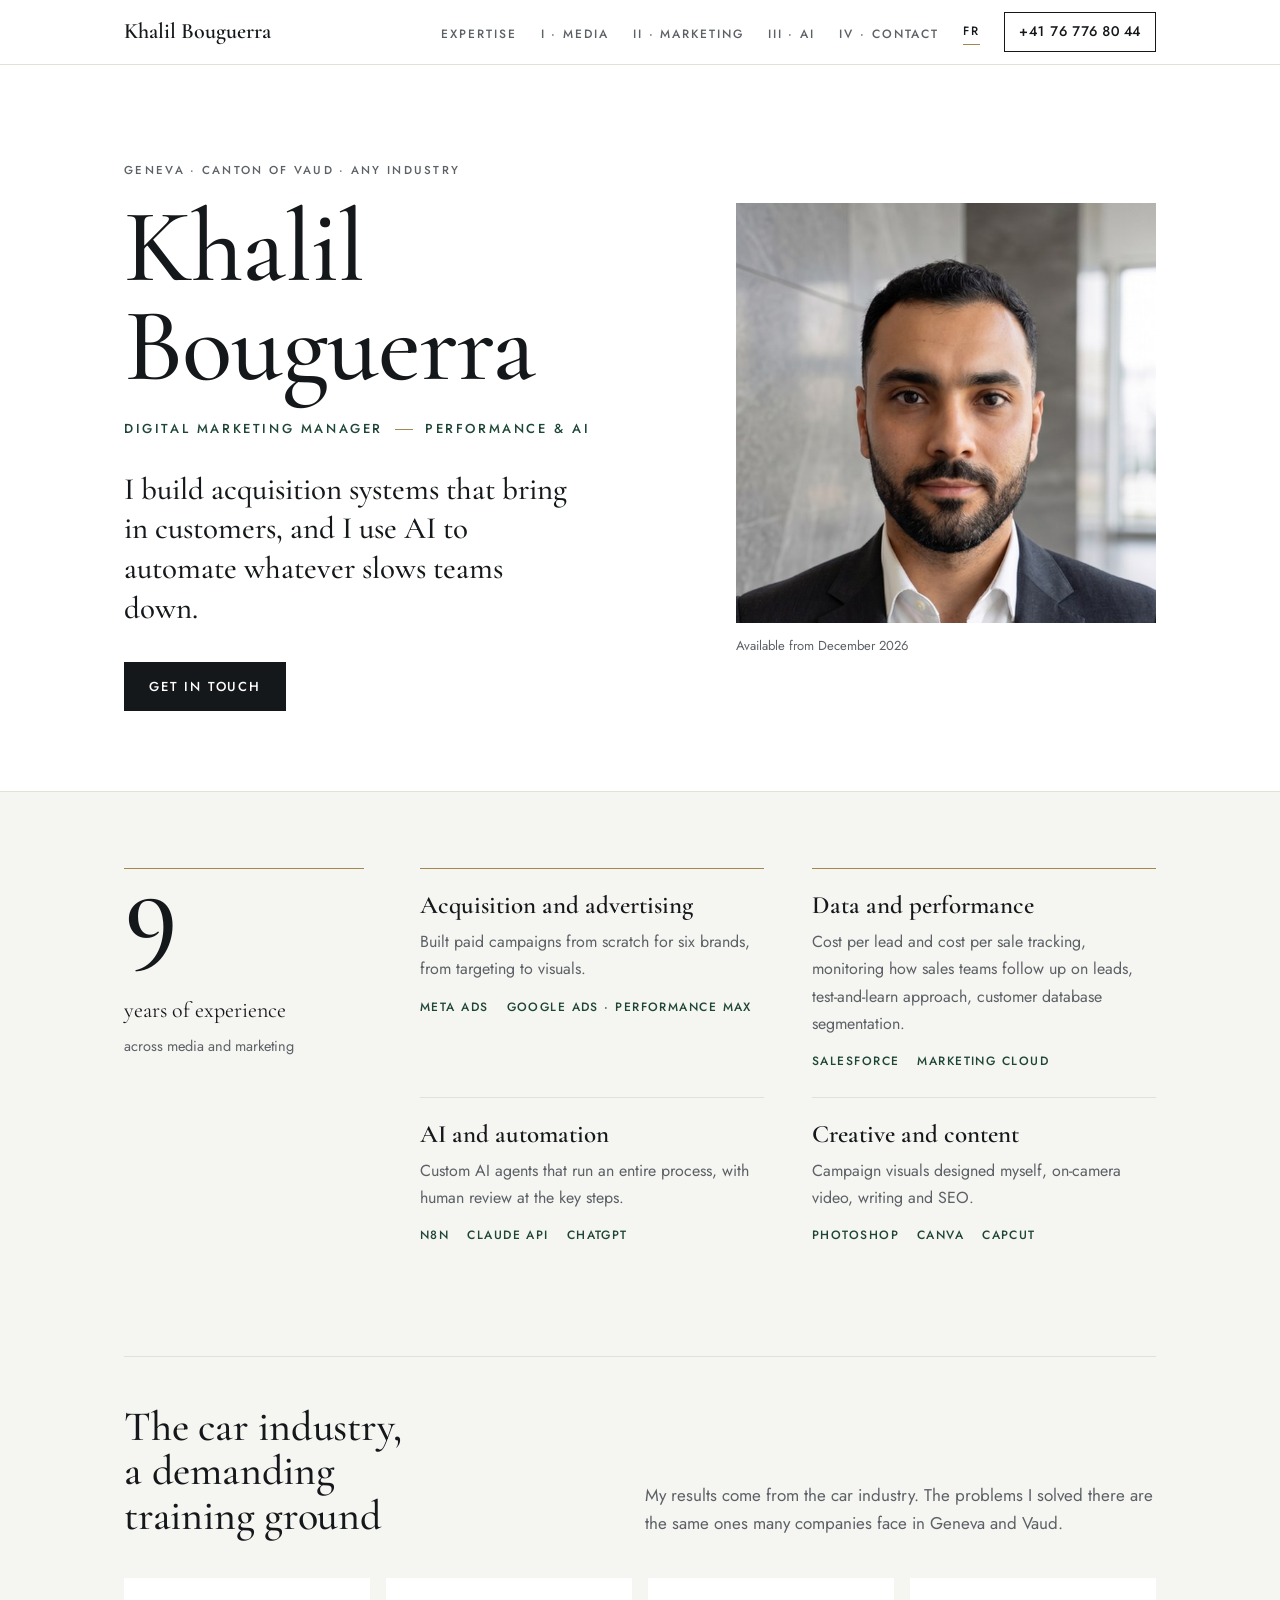
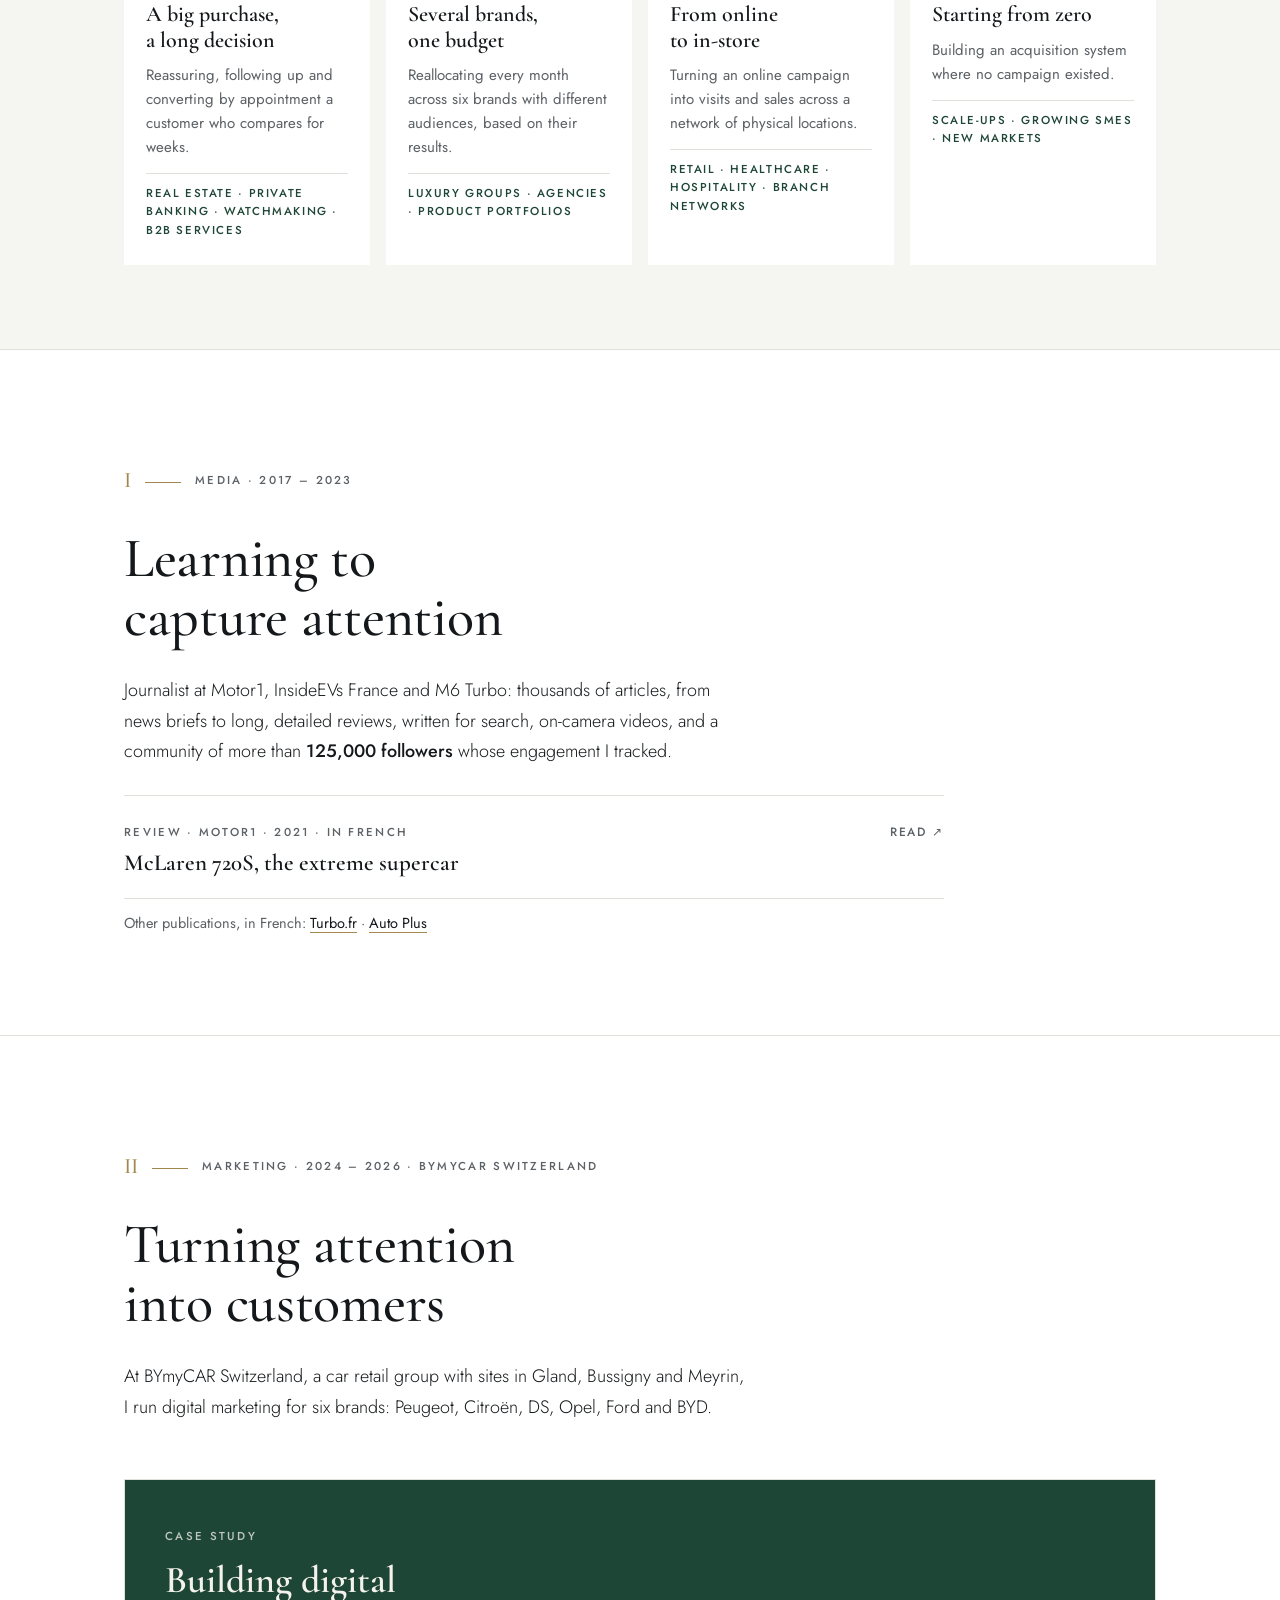
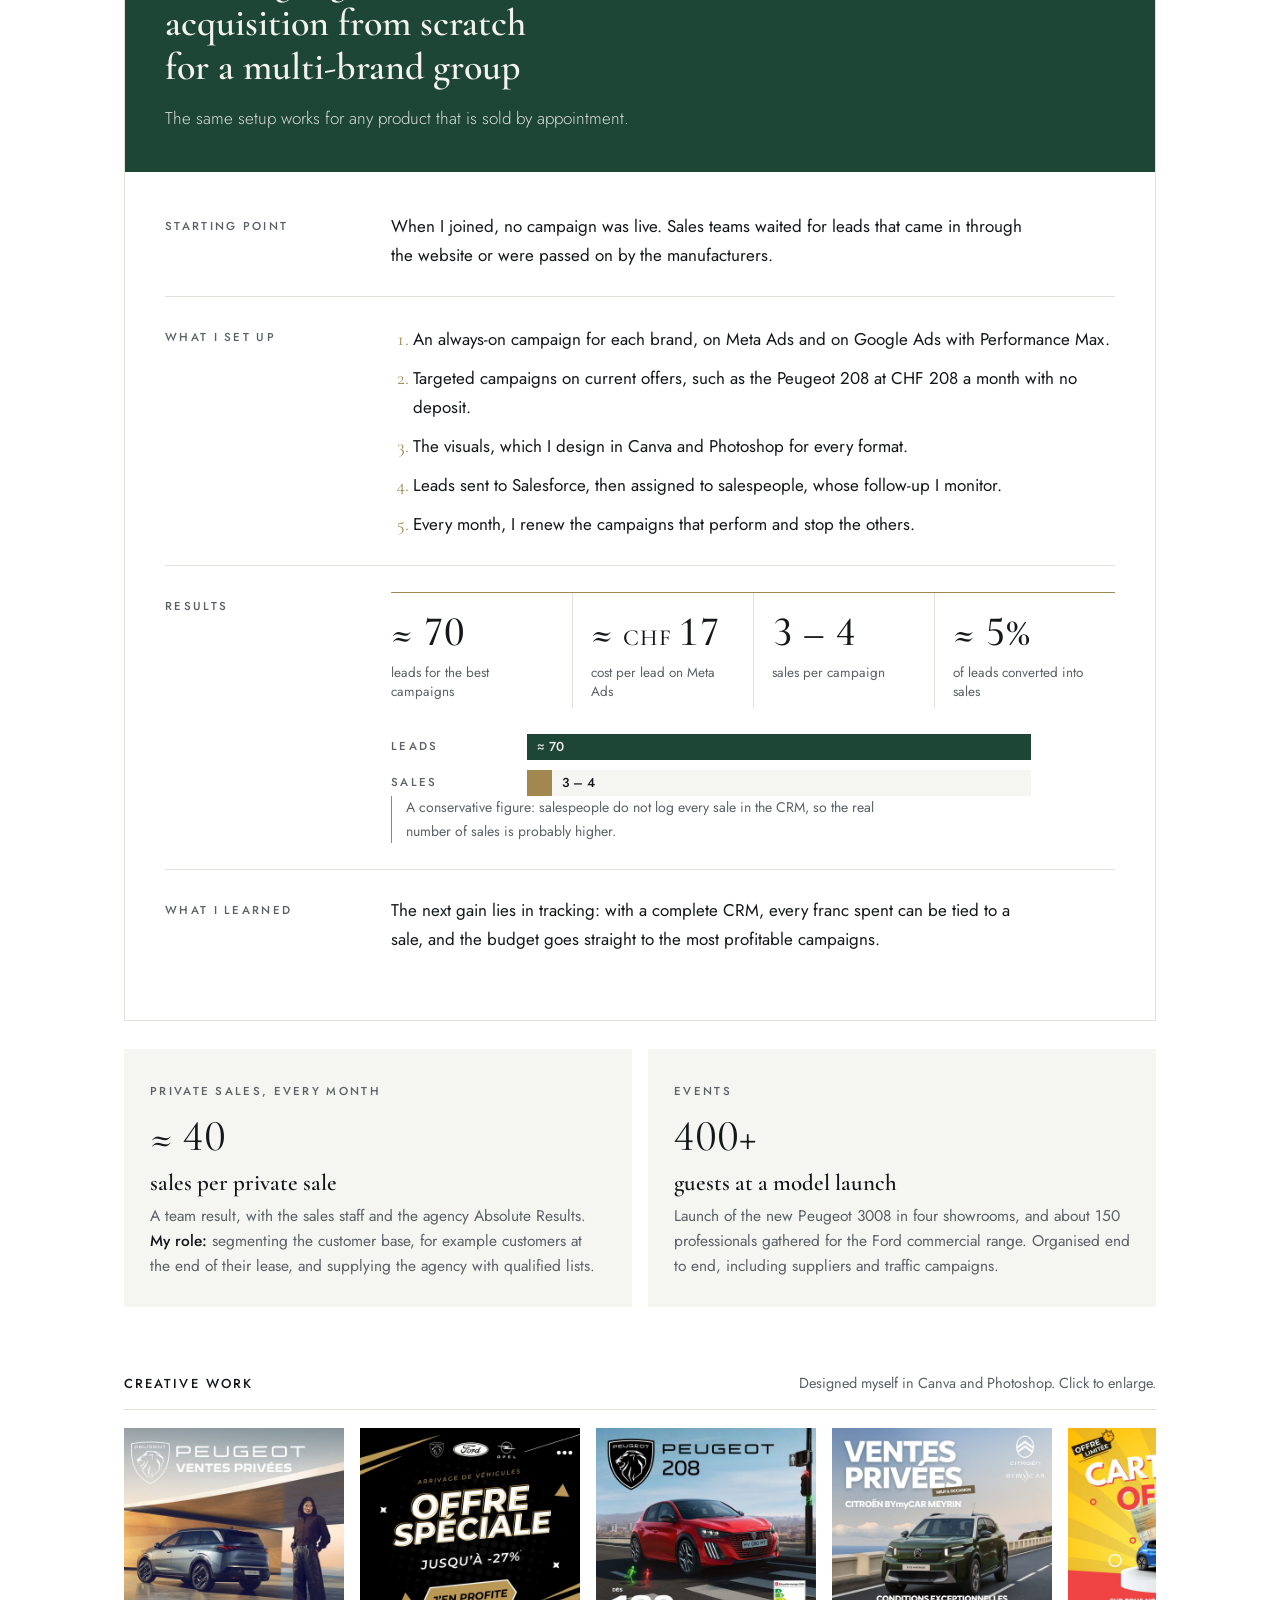
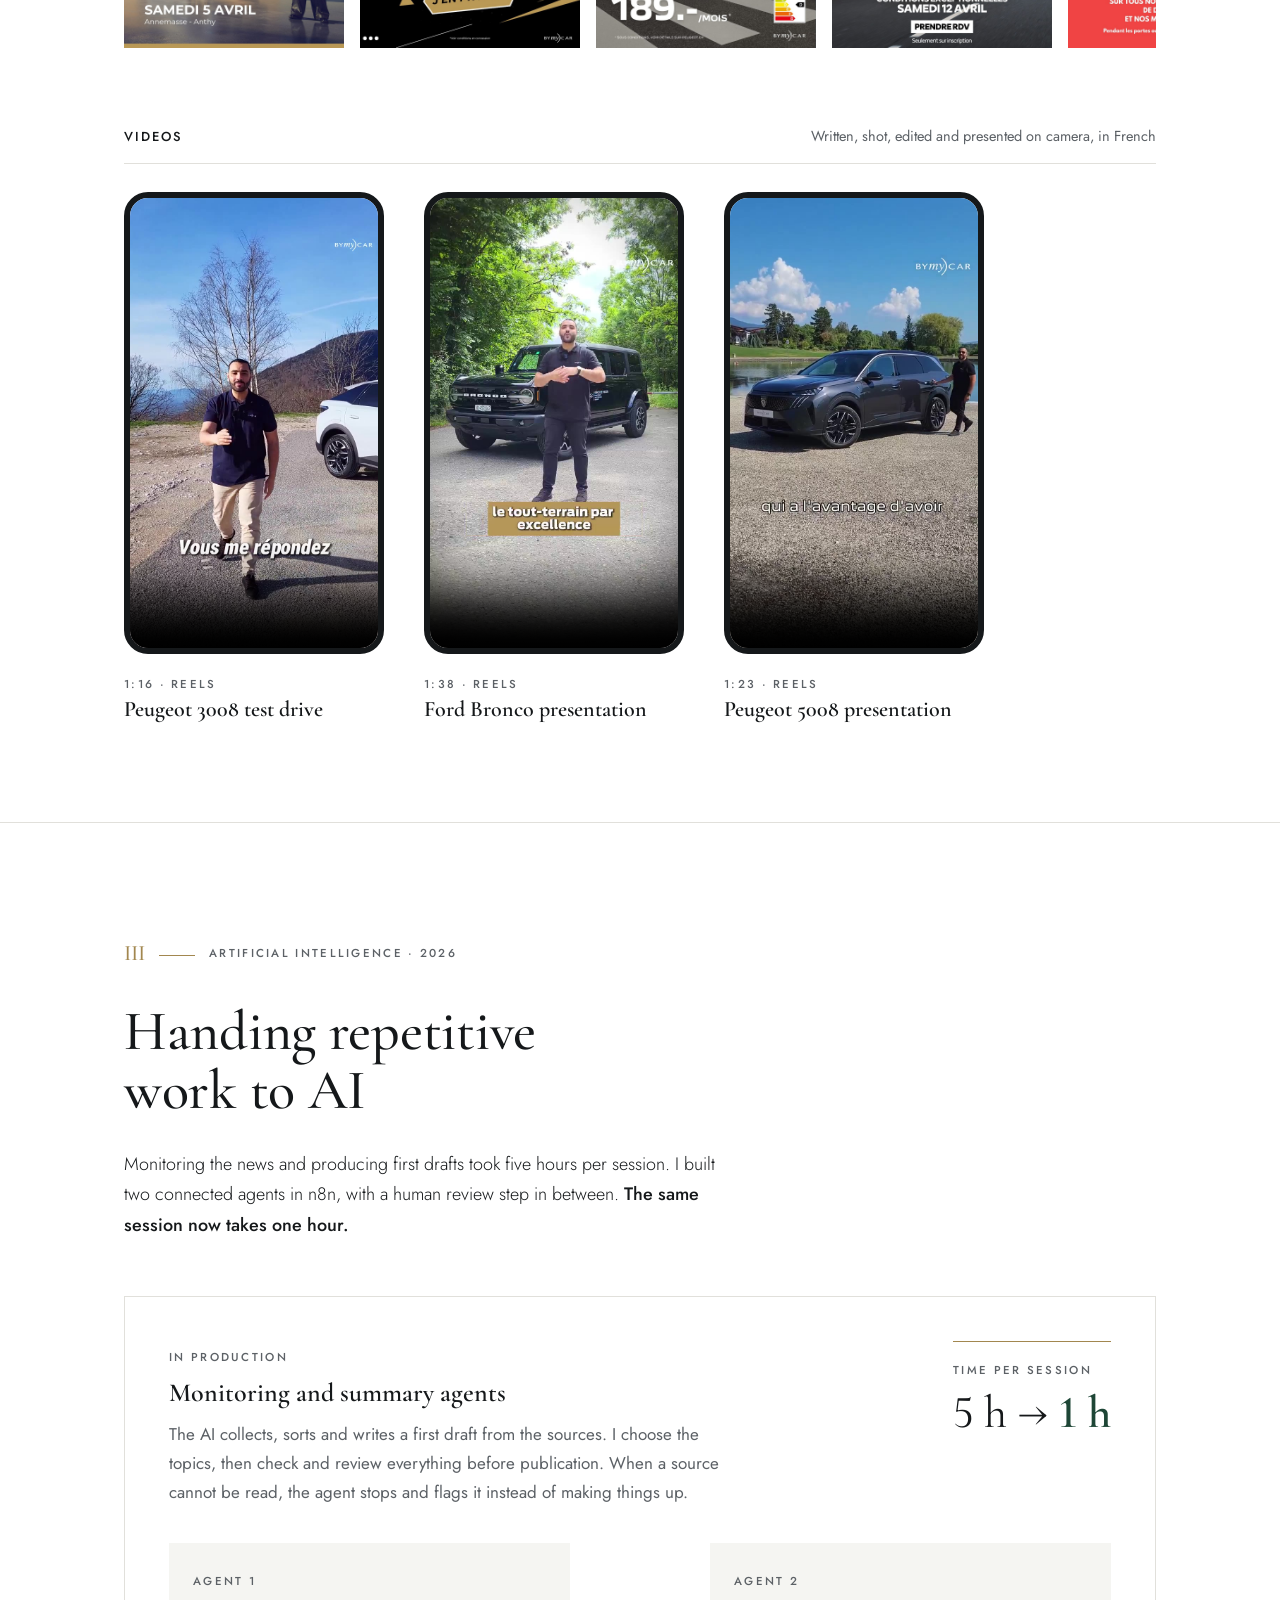
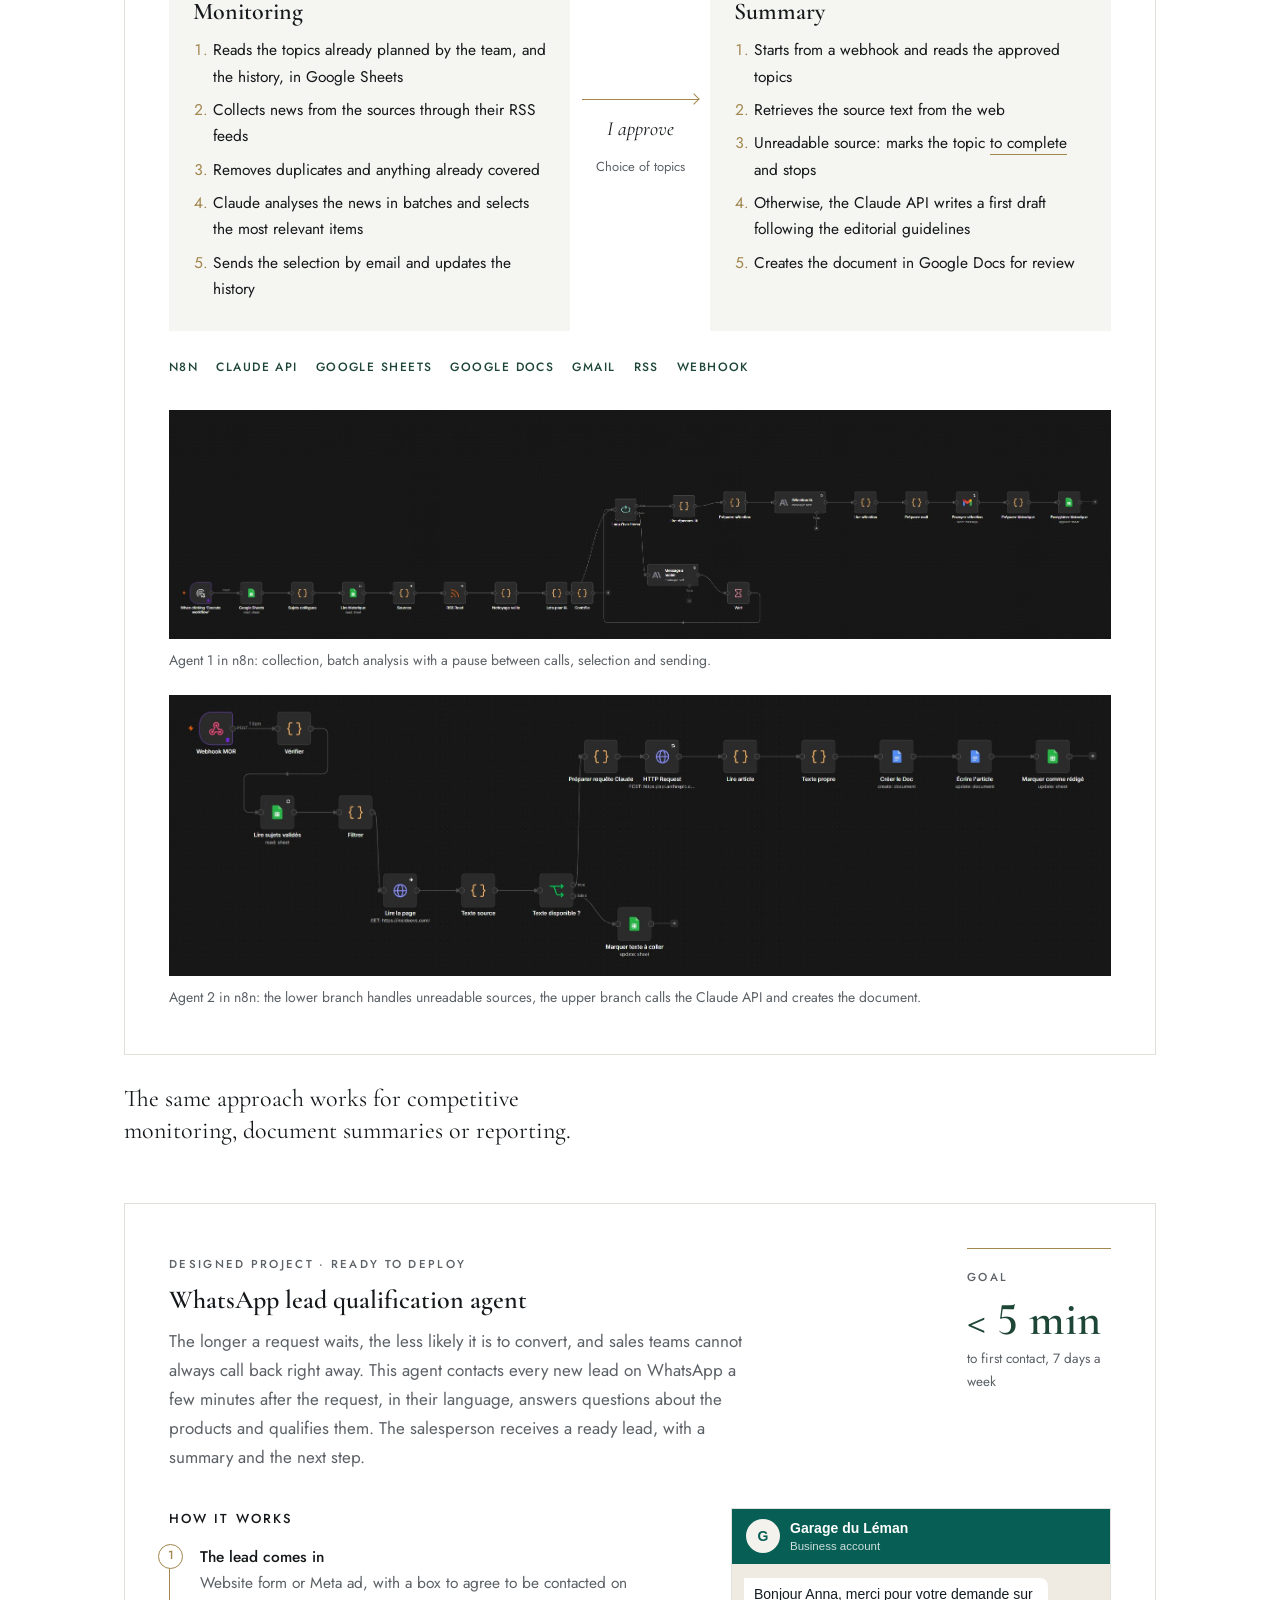
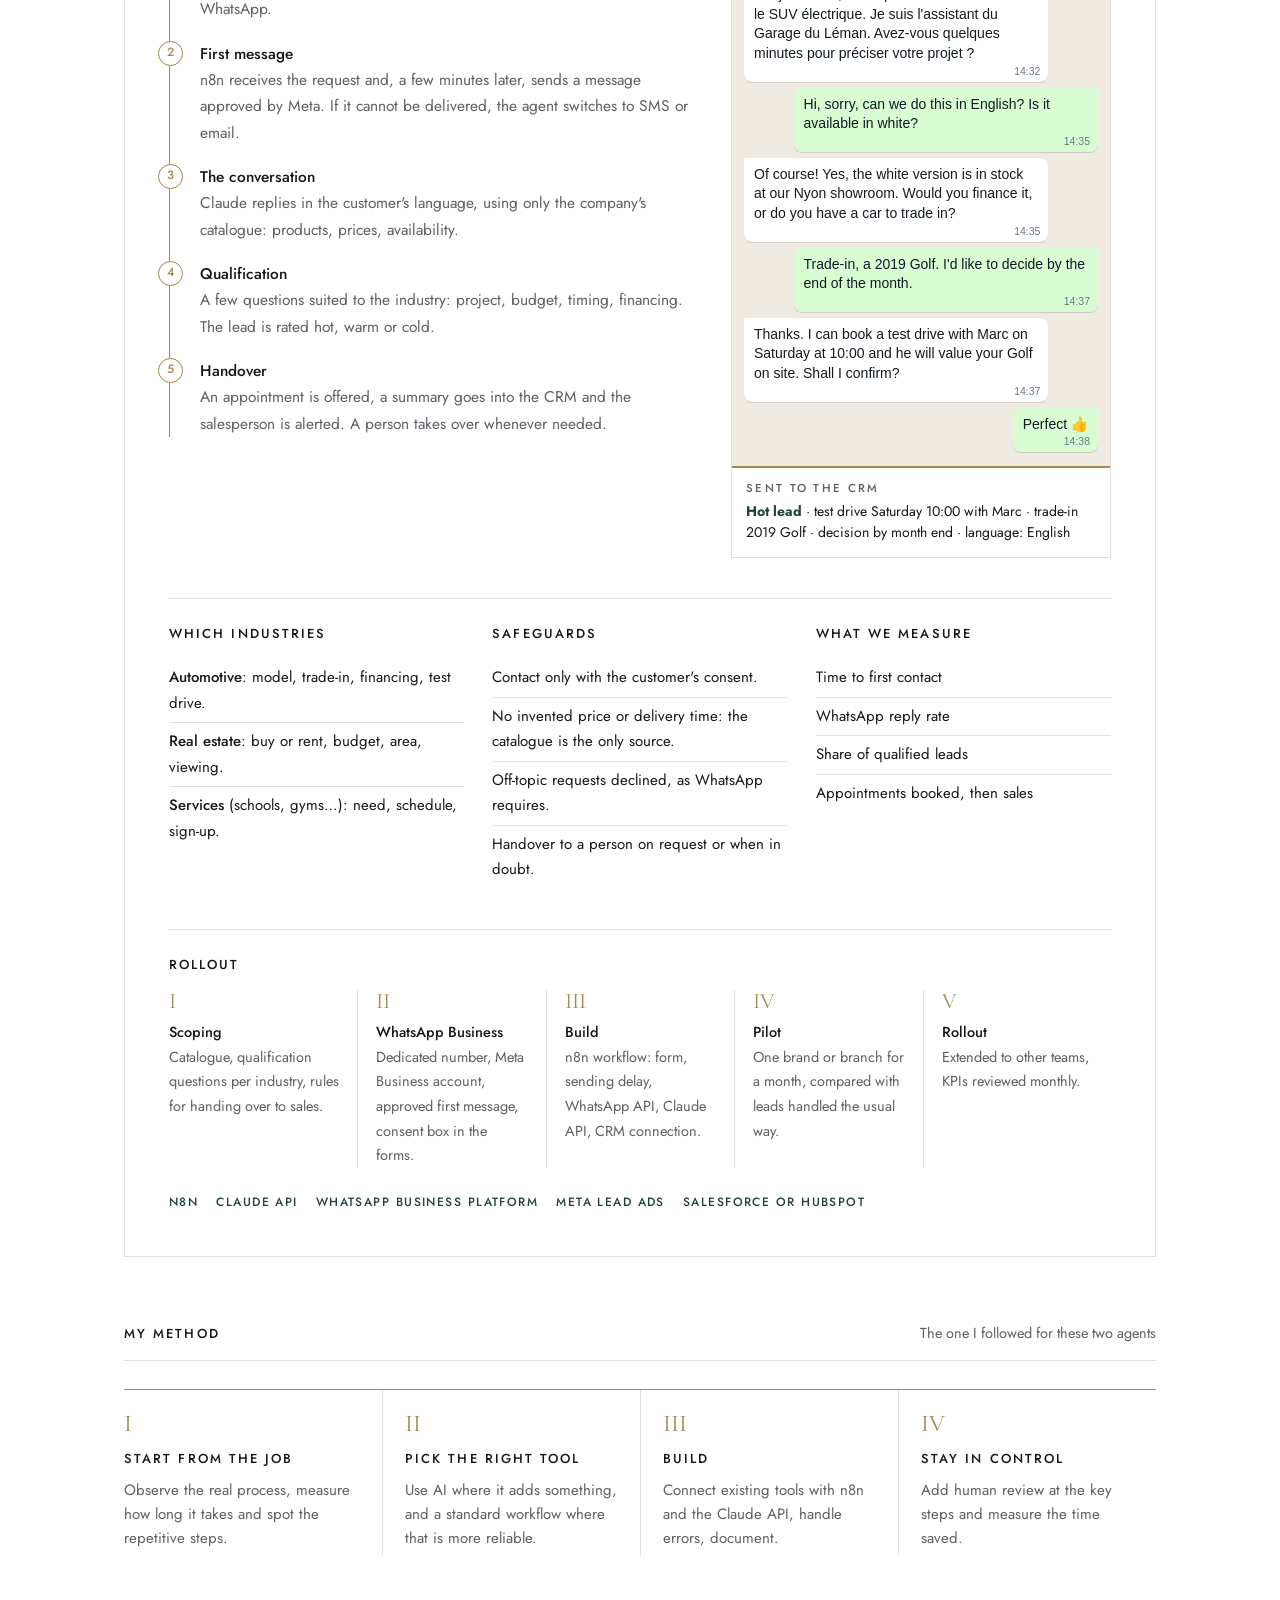
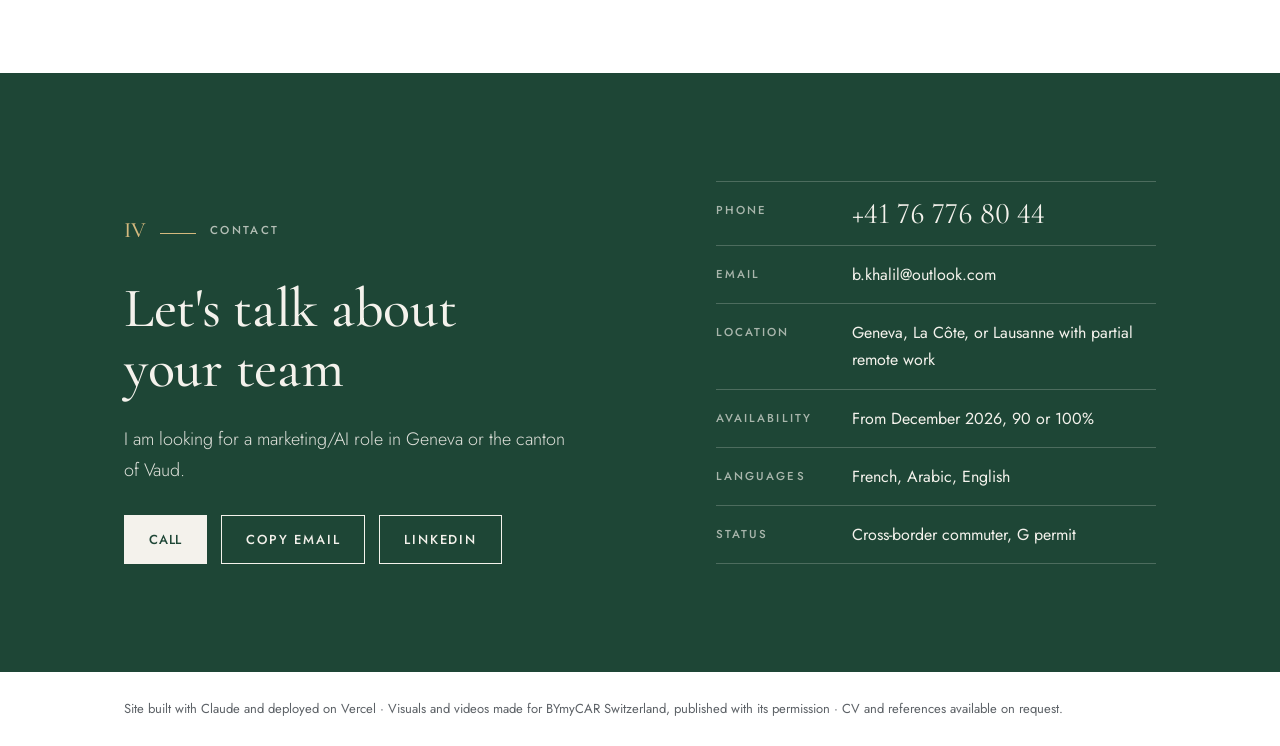
<file: en.html>
<!doctype html>
<html lang="en">
<head>
<meta charset="utf-8">
<meta name="viewport" content="width=device-width, initial-scale=1, viewport-fit=cover">
<title>Khalil Bouguerra</title>
<meta name="description" content="Khalil Bouguerra – Digital Marketing Manager, performance and AI. Geneva and Vaud, any industry.">
<meta name="theme-color" content="#1e4636">
<link rel="icon" href="favicon.svg" type="image/svg+xml">
<meta property="og:type" content="profile">
<meta property="og:title" content="Khalil Bouguerra · Digital Marketing Manager, performance & AI">
<meta property="og:description" content="I build acquisition systems that bring in customers, and I use AI to automate whatever slows teams down. Geneva and Vaud.">
<meta property="og:locale" content="en_GB">
<meta property="og:locale:alternate" content="fr_FR">
<meta name="twitter:card" content="summary">
<script type="application/ld+json">{"@context": "https://schema.org", "@type": "Person", "name": "Khalil Bouguerra", "jobTitle": "Digital Marketing Manager", "email": "mailto:b.khalil@outlook.com", "telephone": "+41767768044", "address": {"@type": "PostalAddress", "addressRegion": "Genève", "addressCountry": "CH"}, "knowsAbout": ["Meta Ads", "Google Ads", "Performance Max", "Salesforce", "n8n", "Claude API", "AI automation"], "sameAs": ["https://www.linkedin.com/in/khalilbouguerra/"]}</script>
<link rel="alternate" hreflang="fr" href="index.html">
<link rel="alternate" hreflang="en" href="en.html">
<link rel="preconnect" href="https://fonts.googleapis.com">
<link rel="preconnect" href="https://fonts.gstatic.com" crossorigin>
<link rel="stylesheet" href="https://fonts.googleapis.com/css2?family=Cormorant+Garamond:ital,wght@0,500;0,600;1,500&family=Jost:wght@300;400;500&display=swap">
<link rel="stylesheet" href="styles.css">
</head>
<body>
<a class="skip" href="#contenu">Skip to content</a>
<header class="nav">
  <div class="wrap nav-row">
    <a class="brand" href="#depart">Khalil Bouguerra</a>
    <div class="nav-right">
      <ul class="chapters-top" aria-label="Chapters">
        <li><a href="#expertise" data-k="expertise">Expertise</a></li>
        <li><a href="#raconter" data-k="raconter">I · Media</a></li>
        <li><a href="#vendre" data-k="vendre">II · Marketing</a></li>
        <li><a href="#automatiser" data-k="automatiser">III · AI</a></li>
        <li><a href="#suite" data-k="suite">IV · Contact</a></li>
      </ul>
      <a class="lang" href="index.html" hreflang="fr" lang="fr">FR</a>
      <a class="tel-top" href="tel:+41767768044">+41 76 776 80 44</a>
    </div>
  </div>
</header>

<nav class="rail" aria-label="Chapters">
  <span class="fill" aria-hidden="true"></span>
  <ol>
    <li><a href="#expertise" data-k="expertise"><span class="dot"></span><span><span class="n">—</span><span class="l">Expertise</span></span></a></li>
    <li><a href="#raconter" data-k="raconter"><span class="dot"></span><span><span class="n">I</span><span class="l">Media</span></span></a></li>
    <li><a href="#vendre" data-k="vendre"><span class="dot"></span><span><span class="n">II</span><span class="l">Marketing</span></span></a></li>
    <li><a href="#automatiser" data-k="automatiser"><span class="dot"></span><span><span class="n">III</span><span class="l">Artificial intelligence</span></span></a></li>
    <li><a href="#suite" data-k="suite"><span class="dot"></span><span><span class="n">IV</span><span class="l">Contact</span></span></a></li>
  </ol>
</nav>

<main id="contenu" tabindex="-1">
  <section class="hero" id="depart">
    <div class="wrap hero-grid">
      <div>
        <p class="label">Geneva · Canton of Vaud · Any industry</p>
        <h1>Khalil Bouguerra</h1>
        <p class="role">Digital Marketing Manager<span>Performance &amp; AI</span></p>
        <p class="thesis">I build acquisition systems that bring in customers, and I use AI to automate whatever slows teams down.</p>
        <div class="actions">
          <a class="btn primary" href="#suite">Get in touch</a>
        </div>
      </div>
      <figure class="portrait-frame">
        <img class="portrait" src="media/photo-khalil-carre.jpg" alt="Portrait of Khalil Bouguerra" width="600" height="600">
        <figcaption>Available from December 2026</figcaption>
      </figure>
    </div>
  </section>

  <section class="expertise" id="expertise" aria-labelledby="exp-title">
    <div class="wrap exp-grid">
      <div class="years">
        <div class="num" aria-hidden="true">9</div>
        <div class="txt" id="exp-title">years of experience</div>
        <div class="sub">across media and marketing</div>
      </div>
      <div class="skills">
        <div class="skill">
          <h3>Acquisition and advertising</h3>
          <p>Built paid campaigns from scratch for six brands, from targeting to visuals.</p>
          <ul class="tools"><li>Meta Ads</li><li>Google Ads · Performance Max</li></ul>
        </div>
        <div class="skill">
          <h3>Data and performance</h3>
          <p>Cost per lead and cost per sale tracking, monitoring how sales teams follow up on leads, test-and-learn approach, customer database segmentation.</p>
          <ul class="tools"><li>Salesforce</li><li>Marketing Cloud</li></ul>
        </div>
        <div class="skill">
          <h3>AI and automation</h3>
          <p>Custom AI agents that run an entire process, with human review at the key steps.</p>
          <ul class="tools"><li>n8n</li><li>Claude API</li><li>ChatGPT</li></ul>
        </div>
        <div class="skill">
          <h3>Creative and content</h3>
          <p>Campaign visuals designed myself, on-camera video, writing and SEO.</p>
          <ul class="tools"><li>Photoshop</li><li>Canva</li><li>CapCut</li></ul>
        </div>
      </div>
    </div>
  </section>

  <section class="transfer" aria-labelledby="tr-title">
    <div class="wrap">
      <div class="transfer-head">
        <h2 id="tr-title">The car industry, a demanding training ground</h2>
        <p>My results come from the car industry. The problems I solved there are the same ones many companies face in Geneva and Vaud.</p>
      </div>
      <div class="transfer-grid">
        <div class="tr">
          <h3>A big purchase, a long decision</h3>
          <p>Reassuring, following up and converting by appointment a customer who compares for weeks.</p>
          <span class="to">Real estate · Private banking · Watchmaking · B2B services</span>
        </div>
        <div class="tr">
          <h3>Several brands, one budget</h3>
          <p>Reallocating every month across six brands with different audiences, based on their results.</p>
          <span class="to">Luxury groups · Agencies · Product portfolios</span>
        </div>
        <div class="tr">
          <h3>From online to in-store</h3>
          <p>Turning an online campaign into visits and sales across a network of physical locations.</p>
          <span class="to">Retail · Healthcare · Hospitality · Branch networks</span>
        </div>
        <div class="tr">
          <h3>Starting from zero</h3>
          <p>Building an acquisition system where no campaign existed.</p>
          <span class="to">Scale-ups · Growing SMEs · New markets</span>
        </div>
      </div>
    </div>
  </section>

  <section class="chapter" id="raconter">
    <div class="wrap">
      <div class="chapter-head">
        <p class="label"><span class="rn">I</span>Media · 2017 – 2023</p>
        <h2>Learning to capture attention</h2>
      </div>
      <div class="story">
        <p>Journalist at Motor1, InsideEVs France and M6 Turbo: thousands of articles, from news briefs to long, detailed reviews, written for search, on-camera videos, and a community of more than <strong>125,000 followers</strong> whose engagement I tracked.</p>
      </div>
      <a class="press" href="https://fr.motor1.com/reviews/535179/essai-mclaren-720s-2021-video/" target="_blank" rel="noopener">
        <span><span class="label">Review · Motor1 · 2021 · in French</span><span class="t">McLaren 720S, the extreme supercar</span></span>
        <span class="go">Read ↗</span>
      </a>
      <p class="press-more">Other publications, in French: <a href="https://www.turbo.fr/actualite-automobile/video-ne-peut-pas-faire-plus-idiot-que-ce-gars-192722" target="_blank" rel="noopener">Turbo.fr</a> · <a href="https://www.autoplus.fr/actualite/la-r8-a-tellement-de-succes-quaudi-prolonge-sa-production-1312752.html" target="_blank" rel="noopener">Auto Plus</a></p>
    </div>
  </section>

  <section class="chapter" id="vendre">
    <div class="wrap">
      <div class="chapter-head">
        <p class="label"><span class="rn">II</span>Marketing · 2024 – 2026 · BYmyCAR Switzerland</p>
        <h2>Turning attention into customers</h2>
      </div>
      <div class="story">
        <p>At BYmyCAR Switzerland, a car retail group with sites in Gland, Bussigny and Meyrin, I run digital marketing for six brands: Peugeot, Citroën, DS, Opel, Ford and BYD.</p>
      </div>

      <article class="case" aria-labelledby="case-title">
        <div class="case-top">
          <span class="label">Case study</span>
          <h3 id="case-title">Building digital acquisition from scratch for a multi-brand group</h3>
          <p>The same setup works for any product that is sold by appointment.</p>
        </div>
        <div class="case-body">
          <div class="case-row">
            <span class="label">Starting point</span>
            <div><p>When I joined, no campaign was live. Sales teams waited for leads that came in through the website or were passed on by the manufacturers.</p></div>
          </div>
          <div class="case-row">
            <span class="label">What I set up</span>
            <ol class="steps">
              <li>An always-on campaign for each brand, on Meta Ads and on Google Ads with Performance Max.</li>
              <li>Targeted campaigns on current offers, such as the Peugeot 208 at CHF 208 a month with no deposit.</li>
              <li>The visuals, which I design in Canva and Photoshop for every format.</li>
              <li>Leads sent to Salesforce, then assigned to salespeople, whose follow-up I monitor.</li>
              <li>Every month, I renew the campaigns that perform and stop the others.</li>
            </ol>
          </div>
          <div class="case-row">
            <span class="label">Results</span>
            <div>
              <div class="metrics">
                <div class="metric"><div class="v">≈ 70</div><div class="k">leads for the best campaigns</div></div>
                <div class="metric"><div class="v">≈ <small>CHF&nbsp;</small>17</div><div class="k">cost per lead on Meta Ads</div></div>
                <div class="metric"><div class="v">3 – 4</div><div class="k">sales per campaign</div></div>
                <div class="metric"><div class="v">≈ 5%</div><div class="k">of leads converted into sales</div></div>
              </div>
              <div class="funnel" aria-label="For one campaign: about 70 leads, then 3 to 4 sales">
                <div class="fbar"><span class="label">Leads</span><div class="track"><div class="fill" style="width:100%"></div><span class="val lead-val">≈ 70</span></div></div>
                <div class="fbar"><span class="label">Sales</span><div class="track"><div class="fill sales" style="width:5%"></div><span class="val" style="--w:5%">3 – 4</span></div></div>
              </div>
              <p class="note">A conservative figure: salespeople do not log every sale in the CRM, so the real number of sales is probably higher.</p>
            </div>
          </div>
          <div class="case-row">
            <span class="label">What I learned</span>
            <div><p>The next gain lies in tracking: with a complete CRM, every franc spent can be tied to a sale, and the budget goes straight to the most profitable campaigns.</p></div>
          </div>
        </div>
      </article>

      <div class="pair">
        <div class="card">
          <span class="label">Private sales, every month</span>
          <div class="v">≈ 40</div>
          <h3>sales per private sale</h3>
          <p>A team result, with the sales staff and the agency Absolute Results. <strong>My role:</strong> segmenting the customer base, for example customers at the end of their lease, and supplying the agency with qualified lists.</p>
        </div>
        <div class="card">
          <span class="label">Events</span>
          <div class="v">400+</div>
          <h3>guests at a model launch</h3>
          <p>Launch of the new Peugeot 3008 in four showrooms, and about 150 professionals gathered for the Ford commercial range. Organised end to end, including suppliers and traffic campaigns.</p>
        </div>
      </div>

      <div class="block">
        <div class="block-head"><h4>Creative work</h4><p>Designed myself in Canva and Photoshop. Click to enlarge.</p></div>
        <div class="strip">
          <button type="button" data-cap="Peugeot private sale poster"><img src="media/visuels/vp-peugeot.jpg" alt="Peugeot private sale poster" loading="lazy" width="1000" height="1000"></button>
          <button type="button" data-cap="Multi-brand special offer post"><img src="media/visuels/offre-speciale.jpg" alt="Special offer post, up to 27 percent off" loading="lazy" width="1000" height="1000"></button>
          <button type="button" data-cap="Lease carousel, Peugeot 208 slide"><img src="media/visuels/loyers-peugeot-208.jpg" alt="Lease carousel slide for the Peugeot 208" loading="lazy" width="1000" height="1000"></button>
          <button type="button" data-cap="Citroën private sale poster, Meyrin"><img src="media/visuels/vp-citroen-meyrin.jpg" alt="Citroën private sale poster, BYmyCAR Meyrin" loading="lazy" width="1000" height="1000"></button>
          <button type="button" data-cap="Free registration offer post"><img src="media/visuels/carte-grise-offerte.jpg" alt="Free vehicle registration offer post" loading="lazy" width="1000" height="1000"></button>
          <button type="button" data-cap="New Citroën C4 launch post"><img src="media/visuels/citroen-c4.jpg" alt="New Citroën C4 post, from CHF 23,900" loading="lazy" width="1000" height="1000"></button>
        </div>
      </div>

      <div class="block">
        <div class="block-head"><h4>Videos</h4><p>Written, shot, edited and presented on camera, in French</p></div>
        <div class="videos">
          <div>
            <div class="phone"><video controls playsinline preload="none" poster="media/essai-peugeot-3008.jpg" src="media/essai-peugeot-3008.mp4" aria-label="Video: Peugeot 3008 test drive"></video></div>
            <div class="video-meta"><span class="label">1:16 · Reels</span><h3>Peugeot 3008 test drive</h3></div>
          </div>
          <div>
            <div class="phone"><video controls playsinline preload="none" poster="media/presentation-ford-bronco.jpg" src="media/presentation-ford-bronco.mp4" aria-label="Video: Ford Bronco presentation"></video></div>
            <div class="video-meta"><span class="label">1:38 · Reels</span><h3>Ford Bronco presentation</h3></div>
          </div>
          <div>
            <div class="phone"><video controls playsinline preload="none" poster="media/presentation-peugeot-5008.jpg" src="media/presentation-peugeot-5008.mp4" aria-label="Video: Peugeot 5008 presentation"></video></div>
            <div class="video-meta"><span class="label">1:23 · Reels</span><h3>Peugeot 5008 presentation</h3></div>
          </div>
        </div>
      </div>
    </div>
  </section>

  <section class="chapter" id="automatiser">
    <div class="wrap">
      <div class="chapter-head">
        <p class="label"><span class="rn">III</span>Artificial intelligence · 2026</p>
        <h2>Handing repetitive work to AI</h2>
      </div>
      <div class="story">
        <p>Monitoring the news and producing first drafts took five hours per session. I built two connected agents in n8n, with a human review step in between. <strong>The same session now takes one hour.</strong></p>
      </div>

      <article class="project">
        <div class="project-head">
          <div>
            <span class="label">In production</span>
            <h3>Monitoring and summary agents</h3>
            <p>The AI collects, sorts and writes a first draft from the sources. I choose the topics, then check and review everything before publication. When a source cannot be read, the agent stops and flags it instead of making things up.</p>
          </div>
          <div class="gain">
            <span class="label">Time per session</span>
            <div class="v">5 h → <b>1 h</b></div>
          </div>
        </div>

        <div class="flow">
          <div class="stage">
            <span class="label">Agent 1</span>
            <h3>Monitoring</h3>
            <ol>
              <li>Reads the topics already planned by the team, and the history, in Google Sheets</li>
              <li>Collects news from the sources through their RSS feeds</li>
              <li>Removes duplicates and anything already covered</li>
              <li>Claude analyses the news in batches and selects the most relevant items</li>
              <li>Sends the selection by email and updates the history</li>
            </ol>
          </div>
          <div class="handoff" aria-label="Human review between the two agents">
            <div class="road" aria-hidden="true"></div>
            <div class="you">I approve</div>
            <small>Choice of topics</small>
          </div>
          <div class="stage">
            <span class="label">Agent 2</span>
            <h3>Summary</h3>
            <ol>
              <li>Starts from a webhook and reads the approved topics</li>
              <li>Retrieves the source text from the web</li>
              <li>Unreadable source: marks the topic <em>to complete</em> and stops</li>
              <li>Otherwise, the Claude API writes a first draft following the editorial guidelines</li>
              <li>Creates the document in Google Docs for review</li>
            </ol>
          </div>
        </div>

        <ul class="tools" style="margin-top:26px" aria-label="Tools used"><li>n8n</li><li>Claude API</li><li>Google Sheets</li><li>Google Docs</li><li>Gmail</li><li>RSS</li><li>Webhook</li></ul>

        <div class="shots">
          <figure>
            <div class="shot"><img src="media/n8n-veille.jpg" alt="n8n workflow of the monitoring agent: Google Sheets read, RSS feeds, cleanup, Claude analysis loop, selection, Gmail send, history update" loading="lazy" width="2099" height="511"></div>
            <figcaption>Agent 1 in n8n: collection, batch analysis with a pause between calls, selection and sending.</figcaption>
          </figure>
          <figure>
            <div class="shot"><img src="media/n8n-redaction.jpg" alt="n8n workflow of the summary agent: webhook, approved topics read, source read, text available check, Claude API request, Google Doc creation" loading="lazy" width="2147" height="640"></div>
            <figcaption>Agent 2 in n8n: the lower branch handles unreadable sources, the upper branch calls the Claude API and creates the document.</figcaption>
          </figure>
        </div>
      </article>

      <p class="transpose">The same approach works for competitive monitoring, document summaries or reporting.</p>

      <article class="project concept">
        <div class="project-head">
          <div>
            <span class="label">Designed project · ready to deploy</span>
            <h3>WhatsApp lead qualification agent</h3>
            <p>The longer a request waits, the less likely it is to convert, and sales teams cannot always call back right away. This agent contacts every new lead on WhatsApp a few minutes after the request, in their language, answers questions about the products and qualifies them. The salesperson receives a ready lead, with a summary and the next step.</p>
          </div>
          <div class="gain">
            <span class="label">Goal</span>
            <div class="v"><b>&lt; 5 min</b></div>
            <small>to first contact, 7 days a week</small>
          </div>
        </div>

        <div class="concept-grid">
          <div>
            <h4 class="sub">How it works</h4>
            <ol class="cflow">
              <li><b>The lead comes in</b>Website form or Meta ad, with a box to agree to be contacted on WhatsApp.</li>
              <li><b>First message</b>n8n receives the request and, a few minutes later, sends a message approved by Meta. If it cannot be delivered, the agent switches to SMS or email.</li>
              <li><b>The conversation</b>Claude replies in the customer's language, using only the company's catalogue: products, prices, availability.</li>
              <li><b>Qualification</b>A few questions suited to the industry: project, budget, timing, financing. The lead is rated hot, warm or cold.</li>
              <li><b>Handover</b>An appointment is offered, a summary goes into the CRM and the salesperson is alerted. A person takes over whenever needed.</li>
            </ol>
          </div>
          <figure class="wa" aria-label="Sample conversation">
            <div class="wa-top"><span class="wa-av" aria-hidden="true">G</span><span><b>Garage du Léman</b><small>Business account</small></span></div>
            <div class="wa-body">
              <p class="in">Bonjour Anna, merci pour votre demande sur le SUV électrique. Je suis l'assistant du Garage du Léman. Avez-vous quelques minutes pour préciser votre projet ?<time>14:32</time></p>
              <p class="out">Hi, sorry, can we do this in English? Is it available in white?<time>14:35</time></p>
              <p class="in">Of course! Yes, the white version is in stock at our Nyon showroom. Would you finance it, or do you have a car to trade in?<time>14:35</time></p>
              <p class="out">Trade-in, a 2019 Golf. I'd like to decide by the end of the month.<time>14:37</time></p>
              <p class="in">Thanks. I can book a test drive with Marc on Saturday at 10:00 and he will value your Golf on site. Shall I confirm?<time>14:37</time></p>
              <p class="out">Perfect 👍<time>14:38</time></p>
            </div>
            <figcaption class="crm-card">
              <span class="label">Sent to the CRM</span>
              <b>Hot lead</b> · test drive Saturday 10:00 with Marc · trade-in 2019 Golf · decision by month end · language: English
            </figcaption>
          </figure>
        </div>

        <div class="concept-cols">
          <div>
            <h4 class="sub">Which industries</h4>
            <ul class="plain">
              <li><b>Automotive</b>: model, trade-in, financing, test drive.</li>
              <li><b>Real estate</b>: buy or rent, budget, area, viewing.</li>
              <li><b>Services</b> (schools, gyms…): need, schedule, sign-up.</li>
            </ul>
          </div>
          <div>
            <h4 class="sub">Safeguards</h4>
            <ul class="plain">
              <li>Contact only with the customer's consent.</li>
              <li>No invented price or delivery time: the catalogue is the only source.</li>
              <li>Off-topic requests declined, as WhatsApp requires.</li>
              <li>Handover to a person on request or when in doubt.</li>
            </ul>
          </div>
          <div>
            <h4 class="sub">What we measure</h4>
            <ul class="plain">
              <li>Time to first contact</li>
              <li>WhatsApp reply rate</li>
              <li>Share of qualified leads</li>
              <li>Appointments booked, then sales</li>
            </ul>
          </div>
        </div>

        <h4 class="sub">Rollout</h4>
        <ol class="rollout">
          <li><b>Scoping</b>Catalogue, qualification questions per industry, rules for handing over to sales.</li>
          <li><b>WhatsApp Business</b>Dedicated number, Meta Business account, approved first message, consent box in the forms.</li>
          <li><b>Build</b>n8n workflow: form, sending delay, WhatsApp API, Claude API, CRM connection.</li>
          <li><b>Pilot</b>One brand or branch for a month, compared with leads handled the usual way.</li>
          <li><b>Rollout</b>Extended to other teams, KPIs reviewed monthly.</li>
        </ol>
        <ul class="tools" aria-label="Planned tools"><li>n8n</li><li>Claude API</li><li>WhatsApp Business Platform</li><li>Meta Lead Ads</li><li>Salesforce or HubSpot</li></ul>
      </article>

      <div class="block">
        <div class="block-head"><h4>My method</h4><p>The one I followed for these two agents</p></div>
        <ol class="method">
          <li><h4>Start from the job</h4><p>Observe the real process, measure how long it takes and spot the repetitive steps.</p></li>
          <li><h4>Pick the right tool</h4><p>Use AI where it adds something, and a standard workflow where that is more reliable.</p></li>
          <li><h4>Build</h4><p>Connect existing tools with n8n and the Claude API, handle errors, document.</p></li>
          <li><h4>Stay in control</h4><p>Add human review at the key steps and measure the time saved.</p></li>
        </ol>
      </div>
    </div>
  </section>

  <section class="finale" id="suite">
    <div class="wrap finale-grid">
      <div>
        <div class="chapter-head">
          <p class="label"><span class="rn">IV</span>Contact</p>
          <h2>Let's talk about your team</h2>
        </div>
        <p class="intro">I am looking for a marketing/AI role in Geneva or the canton of Vaud.</p>
        <div class="actions">
          <a class="btn primary tel" href="tel:+41767768044">Call</a>
          <button class="btn" type="button" id="copy" data-done="Email copied" data-selected="Email selected">Copy email</button>
          <a class="btn" href="https://www.linkedin.com/in/khalilbouguerra/" target="_blank" rel="noopener">LinkedIn</a>
        </div>
      </div>
      <dl class="facts">
        <div><dt>Phone</dt><dd class="tel"><a href="tel:+41767768044">+41 76 776 80 44</a></dd></div>
        <div><dt>Email</dt><dd><a id="mail" href="mailto:b.khalil@outlook.com">b.khalil@outlook.com</a></dd></div>
        <div><dt>Location</dt><dd>Geneva, La Côte, or Lausanne with partial remote work</dd></div>
        <div><dt>Availability</dt><dd>From December 2026, 90 or 100%</dd></div>
        <div><dt>Languages</dt><dd>French, Arabic, English</dd></div>
        <div><dt>Status</dt><dd>Cross-border commuter, G permit</dd></div>
      </dl>
    </div>
  </section>
</main>

<footer class="foot">
  <div class="wrap">Site built with Claude and deployed on Vercel · Visuals and videos made for BYmyCAR Switzerland, published with its permission · CV and references available on request.</div>
</footer>

<dialog id="lightbox" aria-label="Enlarged visual">
  <button class="close" type="button" id="lb-close">Close</button>
  <div class="lb-stage">
    <button class="lb-nav prev" type="button" id="lb-prev" aria-label="Previous visual">‹</button>
    <img id="lb-img" alt="">
    <button class="lb-nav next" type="button" id="lb-next" aria-label="Next visual">›</button>
  </div>
  <p id="lb-cap" aria-live="polite"></p>
</dialog>

<script src="site.js"></script>
</body>
</html>
</file>
<file: styles.css>
/* Layout: a quiet maison-style page. White space, hairline rules, a serif for statements and a geometric sans for everything that informs. Four chapters, marked with roman numerals on a thin rail. */
:root {
  --bg: #ffffff;
  --bg-alt: #f5f5f2;
  --ink: #15181a;
  --ink-soft: #5c6166;
  --line: #e1e0db;
  --accent: #1e4636;
  --gold: #a2874f;
  --on-accent: #f4f2ec;
  --font-display: "Cormorant Garamond", "Cormorant", Garamond, "Times New Roman", serif;
  --font-body: "Jost", "Futura", "Century Gothic", "Helvetica Neue", Arial, sans-serif;
  --wrap: 1080px;
  --nav-h: 64px;
}
@media (prefers-color-scheme: dark) {
  :root:not([data-theme="light"]) {
    --bg: #0f1312; --bg-alt: #151a18; --ink: #ecebe6; --ink-soft: #a5aaa7;
    --line: #2a302d; --accent: #8fbfa6; --gold: #c8aa6e; --on-accent: #f4f2ec;
    color-scheme: dark;
  }
}
:root[data-theme="dark"] {
  --bg: #0f1312; --bg-alt: #151a18; --ink: #ecebe6; --ink-soft: #a5aaa7;
  --line: #2a302d; --accent: #8fbfa6; --gold: #c8aa6e; --on-accent: #f4f2ec;
  color-scheme: dark;
}

* { box-sizing: border-box; }
html { scroll-behavior: smooth; scroll-padding-top: calc(var(--nav-h) + 16px); }
@media (prefers-reduced-motion: reduce) { html { scroll-behavior: auto; } }
body { margin: 0; background: var(--bg); color: var(--ink); font-family: var(--font-body); font-weight: 400; font-size: 17px; line-height: 1.7; -webkit-font-smoothing: antialiased; }
a { color: inherit; text-underline-offset: 4px; text-decoration-color: var(--gold); }
a:focus-visible, button:focus-visible, video:focus-visible { outline: 2px solid var(--gold); outline-offset: 4px; }
img { max-width: 100%; display: block; }
.wrap { max-width: var(--wrap); margin: 0 auto; padding-left: max(24px, env(safe-area-inset-left, 0px)); padding-right: max(24px, env(safe-area-inset-right, 0px)); }

.label { font-family: var(--font-body); font-weight: 500; font-size: 11.5px; letter-spacing: 0.2em; text-transform: uppercase; color: var(--ink-soft); }
h1, h2, h3, h4 { margin: 0; font-weight: 500; text-wrap: balance; }
h2 { font-family: var(--font-display); font-size: clamp(36px, 4.8vw, 56px); line-height: 1.06; letter-spacing: -0.005em; max-width: 20ch; }
h3 { font-family: var(--font-display); font-weight: 600; font-size: 26px; line-height: 1.15; }
h4 { font-family: var(--font-body); font-weight: 500; font-size: 13px; letter-spacing: 0.16em; text-transform: uppercase; }

/* Top bar */
body::before { content: ""; position: fixed; inset: 0 0 auto; height: env(safe-area-inset-top, 0px); z-index: 10; background: var(--bg); }
.nav { position: sticky; top: env(safe-area-inset-top, 0px); z-index: 6; background: color-mix(in srgb, var(--bg) 94%, transparent); backdrop-filter: blur(10px); border-bottom: 1px solid var(--line); }
.nav-row { display: flex; align-items: center; justify-content: space-between; gap: 18px; min-height: var(--nav-h); }
.brand { font-family: var(--font-display); font-weight: 600; font-size: 22px; color: var(--ink); text-decoration: none; white-space: nowrap; }
.nav-right { display: flex; align-items: center; gap: 24px; min-width: 0; }
.chapters-top { display: flex; gap: 24px; list-style: none; margin: 0; padding: 0; }
.chapters-top a, .lang { font-size: 12px; font-weight: 500; letter-spacing: 0.16em; text-transform: uppercase; color: var(--ink-soft); text-decoration: none; white-space: nowrap; padding-block: 6px; }
.chapters-top a[aria-current="true"] { color: var(--ink); box-shadow: inset 0 -1px 0 var(--gold); }
.lang { color: var(--ink); border-bottom: 1px solid var(--gold); padding-block: 2px; }
.tel-top { font-size: 14px; font-weight: 500; letter-spacing: 0.04em; color: var(--ink); text-decoration: none; white-space: nowrap; border: 1px solid var(--ink); padding: 7px 14px; font-variant-numeric: tabular-nums; }
.tel-top:hover { background: var(--ink); color: var(--bg); }
@media (max-width: 860px) {
  .nav-row { flex-wrap: wrap; row-gap: 0; padding-block: 10px 0; }
  .nav-right { display: contents; }
  .brand { font-size: 20px; }
  .lang { order: 2; margin-left: auto; }
  .tel-top { order: 3; font-size: 13px; padding: 5px 10px; }
  .chapters-top { order: 4; width: 100%; overflow-x: auto; gap: 20px; padding: 10px 0; scrollbar-width: none; }
  .chapters-top::-webkit-scrollbar { display: none; }
  .chapters-top a { font-size: 11px; }
}
@media (min-width: 1400px) { .chapters-top { display: none; } }

/* Chapter rail */
.rail { display: none; }
@media (min-width: 1400px) {
  .rail { display: block; position: fixed; left: max(28px, calc((100vw - var(--wrap)) / 2 - 190px)); top: 50%; transform: translateY(-50%); z-index: 4; width: 160px; }
  .rail ol { list-style: none; margin: 0; padding: 0; display: grid; gap: 34px; position: relative; }
  .rail ol::before { content: ""; position: absolute; left: 5px; top: 10px; bottom: 10px; width: 1px; background: var(--line); }
  .rail .fill { position: absolute; left: 5px; top: 10px; width: 1px; height: calc((100% - 20px) * var(--p, 0)); background: var(--gold); transition: height .3s ease; }
  .rail a { position: relative; display: grid; grid-template-columns: 11px 1fr; gap: 16px; align-items: start; text-decoration: none; color: var(--ink-soft); }
  .rail .dot { width: 11px; height: 11px; border-radius: 50%; background: var(--bg); border: 1px solid var(--ink-soft); margin-top: 7px; transition: background .2s, border-color .2s; }
  .rail .n { font-family: var(--font-display); font-size: 18px; line-height: 1; display: block; color: var(--gold); }
  .rail .l { font-size: 11px; font-weight: 500; letter-spacing: 0.16em; text-transform: uppercase; display: block; margin-top: 4px; }
  .rail a:hover .l, .rail a[aria-current="true"] .l { color: var(--ink); }
  .rail a[aria-current="true"] .dot, .rail a.passed .dot { background: var(--gold); border-color: var(--gold); }
}

/* Hero */
.hero { padding-block: 84px 80px; }
.hero-grid { display: grid; grid-template-columns: minmax(0, 1fr) 420px; gap: 56px; align-items: center; }
.hero h1 { font-family: var(--font-display); font-weight: 500; font-size: clamp(54px, 8.4vw, 104px); line-height: 0.95; letter-spacing: -0.01em; margin-top: 18px; }
.role { margin-top: 22px; font-size: 13px; font-weight: 500; letter-spacing: 0.2em; text-transform: uppercase; color: var(--accent); }
.role span::before { content: ""; display: inline-block; width: 18px; height: 1px; background: var(--gold); vertical-align: middle; margin: 0 12px; }
.thesis { font-family: var(--font-display); font-weight: 500; font-size: clamp(24px, 2.7vw, 31px); line-height: 1.28; max-width: 30ch; margin: 30px 0 0; }
.open { margin: 18px 0 0; color: var(--ink-soft); max-width: 54ch; }
.actions { display: flex; flex-wrap: wrap; gap: 12px 14px; align-items: center; margin-top: 34px; }
.btn { display: inline-flex; align-items: center; justify-content: center; gap: 10px; font: 500 13px var(--font-body); letter-spacing: 0.14em; text-transform: uppercase; padding: 14px 24px; text-decoration: none; border: 1px solid var(--ink); color: var(--ink); background: transparent; cursor: pointer; transition: background .2s, color .2s; }
.btn:hover { background: var(--ink); color: var(--bg); }
.btn.primary { background: var(--ink); color: var(--bg); }
.btn.primary:hover { background: transparent; color: var(--ink); }
.btn.tel { letter-spacing: 0.06em; font-variant-numeric: tabular-nums; }
.link-quiet { font-size: 13px; font-weight: 500; letter-spacing: 0.14em; text-transform: uppercase; text-decoration: underline; text-decoration-thickness: 1px; }
.portrait-frame { margin: 0; }
.portrait { width: 100%; height: auto; aspect-ratio: 1 / 1; object-fit: cover; }
.portrait-frame figcaption { margin-top: 12px; font-size: 13px; color: var(--ink-soft); }
@media (max-width: 820px) {
  .hero { padding-block: 44px 56px; }
  .hero-grid { grid-template-columns: 1fr; gap: 32px; }
  .portrait-frame { order: -1; width: min(240px, 100%); }
  .portrait-frame figcaption { display: none; }
}

/* Expertise band */
.expertise { background: var(--bg-alt); border-top: 1px solid var(--line); padding-block: 76px; }
.exp-grid { display: grid; grid-template-columns: 240px minmax(0, 1fr); gap: 56px; align-items: start; }
.years { border-top: 1px solid var(--gold); padding-top: 18px; }
.years .num { font-family: var(--font-display); font-weight: 500; font-size: 112px; line-height: 0.85; font-variant-numeric: lining-nums; }
.years .txt { margin-top: 14px; font-family: var(--font-display); font-size: 22px; line-height: 1.25; }
.years .sub { margin-top: 10px; font-size: 14.5px; color: var(--ink-soft); }
.skills { display: grid; grid-template-columns: repeat(2, minmax(0, 1fr)); gap: 0 48px; }
.skill { padding: 22px 0 26px; border-top: 1px solid var(--line); min-width: 0; }
.skill:nth-child(-n+2) { border-top-color: var(--gold); }
.skill h3 { font-size: 25px; }
.skill p { margin: 8px 0 0; color: var(--ink-soft); font-size: 16px; }
.tools { margin: 14px 0 0; padding: 0; list-style: none; display: flex; flex-wrap: wrap; gap: 6px 18px; }
.tools li { font-size: 12px; font-weight: 500; letter-spacing: 0.12em; text-transform: uppercase; color: var(--accent); }
@media (max-width: 860px) {
  .exp-grid { grid-template-columns: 1fr; gap: 32px; }
  .years { display: grid; grid-template-columns: auto minmax(0, 1fr); gap: 4px 22px; align-items: end; }
  .years .num { font-size: 84px; grid-row: span 2; }
  .years .txt, .years .sub { margin: 0; }
}
@media (max-width: 600px) { .skills { grid-template-columns: 1fr; } .skill:nth-child(2) { border-top-color: var(--line); } }

/* Transferable */
.transfer { background: var(--bg-alt); padding-block: 8px 84px; }
.transfer-head { border-top: 1px solid var(--line); padding-top: 48px; display: grid; grid-template-columns: minmax(0, 1fr) minmax(0, 1.1fr); gap: 24px 56px; align-items: end; }
.transfer-head h2 { font-size: clamp(30px, 3.6vw, 42px); }
.transfer-head p { margin: 0; color: var(--ink-soft); max-width: 52ch; }
.transfer-grid { margin-top: 40px; display: grid; grid-template-columns: repeat(4, minmax(0, 1fr)); gap: 16px; }
.tr { background: var(--bg); padding: 24px 22px 26px; min-width: 0; display: grid; align-content: start; gap: 10px; }
.tr h3 { font-size: 22px; }
.tr p { margin: 0; font-size: 15px; line-height: 1.6; color: var(--ink-soft); }
.tr .to { font-size: 11.5px; font-weight: 500; letter-spacing: 0.14em; text-transform: uppercase; color: var(--accent); line-height: 1.6; border-top: 1px solid var(--line); padding-top: 10px; margin-top: 4px; }
@media (max-width: 960px) { .transfer-head { grid-template-columns: 1fr; } .transfer-grid { grid-template-columns: repeat(2, minmax(0, 1fr)); } }
@media (max-width: 560px) { .transfer-grid { grid-template-columns: 1fr; } }

/* Chapters */
.chapter { padding-block: 100px; border-top: 1px solid var(--line); }
.chapter-head { display: grid; gap: 18px; }
.chapter-head .label { display: flex; align-items: center; gap: 14px; flex-wrap: wrap; }
.chapter-head .label .rn { font-family: var(--font-display); font-size: 22px; letter-spacing: 0; color: var(--gold); text-transform: none; }
.chapter-head .label .rn::after { content: ""; display: inline-block; width: 36px; height: 1px; background: var(--gold); vertical-align: middle; margin-left: 14px; }
.story { max-width: 62ch; margin: 28px 0 0; display: grid; gap: 14px; }
.story p { margin: 0; font-size: 18px; font-weight: 300; }
.story strong { font-weight: 500; }
.block { margin-top: 64px; }
.block-head { display: flex; flex-wrap: wrap; justify-content: space-between; align-items: baseline; gap: 6px 24px; padding-bottom: 14px; border-bottom: 1px solid var(--line); }
.block-head p { margin: 0; font-size: 14.5px; color: var(--ink-soft); }

.press { margin-top: 28px; display: grid; grid-template-columns: minmax(0, 1fr) auto; gap: 8px 28px; align-items: baseline; border-top: 1px solid var(--line); border-bottom: 1px solid var(--line); padding: 20px 0; text-decoration: none; color: var(--ink); max-width: 820px; }
.press .t { font-family: var(--font-display); font-weight: 600; font-size: 23px; line-height: 1.25; display: block; margin-top: 4px; }
.press .go { font-size: 12px; font-weight: 500; letter-spacing: 0.14em; text-transform: uppercase; color: var(--ink-soft); white-space: nowrap; }
.press:hover .t { text-decoration: underline; text-decoration-thickness: 1px; }
.press-more { margin: 12px 0 0; font-size: 14.5px; color: var(--ink-soft); }
.press-more a { color: var(--ink); }
@media (max-width: 600px) { .press { grid-template-columns: 1fr; } }

/* Case study */
.case { margin-top: 56px; border: 1px solid var(--line); }
.case-top { background: var(--accent); color: var(--on-accent); padding: clamp(24px, 4vw, 40px); }
.case-top .label { color: color-mix(in srgb, var(--on-accent) 75%, transparent); }
.case-top h3 { color: var(--on-accent); font-size: clamp(28px, 3.4vw, 38px); margin-top: 10px; max-width: 26ch; }
.case-top p { margin: 14px 0 0; max-width: 62ch; color: color-mix(in srgb, var(--on-accent) 88%, transparent); font-weight: 300; }
:root[data-theme="dark"] .case-top, :root[data-theme="dark"] .case-top h3 { color: #f4f2ec; }
.case-top { background: #1e4636; }
.case-body { padding: clamp(22px, 4vw, 40px); display: grid; gap: 0; }
.case-row { display: grid; grid-template-columns: 190px minmax(0, 1fr); gap: 10px 36px; padding: 26px 0; border-top: 1px solid var(--line); }
.case-row:first-child { border-top: 0; padding-top: 0; }
.case-row > .label { padding-top: 5px; }
.case-row p { margin: 0; max-width: 64ch; }
.case-row p + p { margin-top: 10px; }
.steps { margin: 0; padding-left: 22px; display: grid; gap: 8px; }
.steps li::marker { color: var(--gold); font-family: var(--font-display); font-size: 19px; }
.metrics { display: grid; grid-template-columns: repeat(4, minmax(0, 1fr)); border-top: 1px solid var(--gold); }
.metric { padding: 18px 18px 6px 0; min-width: 0; }
.metric + .metric { padding-left: 18px; border-left: 1px solid var(--line); }
.metric .v { font-family: var(--font-display); font-weight: 500; font-size: clamp(32px, 3.4vw, 42px); line-height: 1; font-variant-numeric: lining-nums tabular-nums; white-space: nowrap; }
.metric .k { margin-top: 10px; font-size: 13.5px; line-height: 1.45; color: var(--ink-soft); }
@media (max-width: 900px) {
  .metrics { grid-template-columns: repeat(2, minmax(0, 1fr)); }
  .metric:nth-child(3) { border-left: 0; padding-left: 0; }
  .metric:nth-child(n+3) { border-top: 1px solid var(--line); }
}
@media (max-width: 520px) {
  .metrics { grid-template-columns: repeat(2, minmax(0, 1fr)); }
  .metric:nth-child(n) { border-left: 0; padding-left: 0; }
  .metric:nth-child(even) { border-left: 1px solid var(--line); padding-left: 16px; }
  .metric:nth-child(n+3) { border-top: 1px solid var(--line); }
}
.funnel { margin-top: 26px; display: grid; gap: 10px; max-width: 640px; }
.fbar { display: grid; grid-template-columns: 120px minmax(0, 1fr); gap: 16px; align-items: center; font-size: 14px; }
.fbar .track { height: 26px; background: var(--bg-alt); position: relative; }
.fbar .fill { position: absolute; inset: 0 auto 0 0; background: var(--accent); }
.fbar .fill.sales { background: var(--gold); }
.fbar .val { position: absolute; left: calc(var(--w) + 10px); top: 50%; transform: translateY(-50%); font-size: 13px; font-weight: 500; white-space: nowrap; }
.fbar .lead-val { left: 10px; color: var(--on-accent); }
.note { margin: 16px 0 0; font-size: 14px; color: var(--ink-soft); max-width: 64ch; border-left: 1px solid var(--gold); padding-left: 14px; }
@media (max-width: 680px) { .case-row { grid-template-columns: 1fr; } .fbar { grid-template-columns: 80px minmax(0, 1fr); } }

/* Other actions */
.pair { margin-top: 28px; display: grid; grid-template-columns: repeat(2, minmax(0, 1fr)); gap: 16px; }
.card { background: var(--bg-alt); padding: 26px 26px 28px; min-width: 0; }
.card .v { font-family: var(--font-display); font-size: 44px; line-height: 1; font-variant-numeric: lining-nums; margin-top: 10px; }
.card h3 { font-size: 23px; margin-top: 12px; }
.card p { margin: 8px 0 0; font-size: 15.5px; color: var(--ink-soft); line-height: 1.6; }
.card p strong { color: var(--ink); font-weight: 500; }
@media (max-width: 700px) { .pair { grid-template-columns: 1fr; } }

/* Galleries */
.strip { margin-top: 18px; display: flex; gap: 16px; overflow-x: auto; scroll-snap-type: x mandatory; padding-bottom: 12px; scrollbar-width: thin; }
.strip button { flex: 0 0 auto; width: 220px; padding: 0; border: 0; background: var(--bg-alt); cursor: zoom-in; scroll-snap-align: start; overflow: hidden; }
.strip img { width: 100%; height: auto; transition: transform .4s ease; }
.strip button:hover img { transform: scale(1.03); }
@media (max-width: 560px) { .strip button { width: 172px; } }

/* Video */
.videos { margin-top: 28px; display: grid; grid-template-columns: repeat(3, minmax(0, 260px)); gap: 40px; align-items: start; }
.videos > * { min-width: 0; }
.phone { border: 6px solid var(--ink); border-radius: 24px; overflow: hidden; background: #000; aspect-ratio: 9 / 16; max-width: 280px; }
.phone video { width: 100%; height: 100%; object-fit: cover; display: block; background: #000; }
.video-meta { margin-top: 14px; max-width: 280px; }
.video-meta h3 { font-size: 22px; }
.video-meta p { margin: 4px 0 0; font-size: 14px; color: var(--ink-soft); }
@media (max-width: 560px) { .videos { grid-template-columns: repeat(2, minmax(0, 1fr)); gap: 16px; } .phone { border-width: 4px; border-radius: 16px; } .video-meta h3 { font-size: 18px; } }

/* AI */
.project { margin-top: 56px; border: 1px solid var(--line); padding: clamp(22px, 4vw, 44px); background: var(--bg); }
.project-head { display: flex; flex-wrap: wrap; justify-content: space-between; gap: 22px 40px; align-items: flex-start; }
.project-head > div:first-child { min-width: 0; flex: 1 1 340px; }
.project-head h3 { margin-top: 8px; }
.project-head p { color: var(--ink-soft); max-width: 58ch; margin: 12px 0 0; }
.gain { flex: none; border-top: 1px solid var(--gold); padding-top: 12px; }
.gain .v { font-family: var(--font-display); font-size: 46px; line-height: 1; font-variant-numeric: lining-nums; margin-top: 6px; }
.gain .v b { font-weight: 600; color: var(--accent); }
.flow { margin-top: 36px; display: grid; grid-template-columns: minmax(0, 1fr) 140px minmax(0, 1fr); align-items: stretch; }
.stage { background: var(--bg-alt); padding: 22px 24px; min-width: 0; }
.stage h3 { font-size: 24px; margin: 4px 0 12px; }
.stage ol { margin: 0; padding-left: 20px; font-size: 15.5px; }
.stage li { margin-bottom: 7px; }
.stage li::marker { color: var(--gold); }
.stage li em { font-style: normal; border-bottom: 1px solid var(--gold); }
.handoff { display: flex; flex-direction: column; align-items: center; justify-content: center; gap: 12px; padding: 12px; text-align: center; }
.handoff .road { width: 100%; height: 1px; background: var(--gold); position: relative; }
.handoff .road::after { content: ""; position: absolute; right: 0; top: 50%; width: 7px; height: 7px; border-top: 1px solid var(--gold); border-right: 1px solid var(--gold); transform: translateY(-50%) rotate(45deg); }
.handoff .you { font-family: var(--font-display); font-style: italic; font-size: 20px; }
.handoff small { font-size: 13px; color: var(--ink-soft); line-height: 1.4; }
@media (max-width: 860px) {
  .flow { grid-template-columns: 1fr; }
  .handoff { flex-direction: row; flex-wrap: wrap; padding: 18px 0; }
  .handoff .road { width: 1px; height: 32px; }
  .handoff .road::after { right: auto; left: 50%; top: auto; bottom: 1px; transform: translateX(-50%) rotate(135deg); }
}
.shots { margin-top: 32px; display: grid; gap: 22px; }
.shots > * { min-width: 0; }
figure { margin: 0; min-width: 0; }
.shot { overflow-x: auto; background: #1c1c1c; }
.shot img { max-width: none; width: 1100px; height: auto; }
@media (min-width: 1000px) { .shot img { width: 100%; max-width: 100%; } }
.shots figcaption { font-size: 14px; color: var(--ink-soft); margin-top: 10px; }
.transpose { margin: 28px 0 0; font-family: var(--font-display); font-size: 24px; line-height: 1.35; max-width: 46ch; }

.method { margin-top: 28px; list-style: none; padding: 0; display: grid; grid-template-columns: repeat(4, minmax(0, 1fr)); counter-reset: m; border-top: 1px solid var(--gold); }
.method li { counter-increment: m; padding: 22px 22px 6px 0; min-width: 0; }
.method li + li { padding-left: 22px; border-left: 1px solid var(--line); }
.method li::before { content: counter(m, upper-roman); display: block; font-family: var(--font-display); font-size: 24px; color: var(--gold); line-height: 1; }
.method h4 { margin-top: 12px; }
.method p { margin: 8px 0 0; font-size: 15px; color: var(--ink-soft); line-height: 1.6; }
@media (max-width: 900px) {
  .method { grid-template-columns: repeat(2, minmax(0, 1fr)); }
  .method li:nth-child(3) { border-left: 0; padding-left: 0; }
  .method li:nth-child(n+3) { border-top: 1px solid var(--line); }
}
@media (max-width: 520px) { .method { grid-template-columns: 1fr; } .method li + li { border-left: 0; padding-left: 0; border-top: 1px solid var(--line); } }

/* Contact */
.finale { background: #1e4636; color: #f4f2ec; padding-block: 108px; }
.finale .label { color: rgba(244, 242, 236, 0.7); }
.finale .chapter-head .label .rn { color: #d4b97e; }
.finale .chapter-head .label .rn::after { background: #d4b97e; }
.finale h2 { color: #f4f2ec; max-width: 16ch; }
.finale-grid { display: grid; grid-template-columns: minmax(0, 1fr) minmax(0, 440px); gap: 72px; align-items: end; }
.finale .intro { margin: 26px 0 0; font-weight: 300; font-size: 18px; max-width: 46ch; color: rgba(244, 242, 236, 0.9); }
.facts { margin: 0; display: grid; }
.facts div { display: grid; grid-template-columns: 120px minmax(0, 1fr); gap: 16px; padding: 15px 0; border-top: 1px solid rgba(244, 242, 236, 0.22); }
.facts div:last-child { border-bottom: 1px solid rgba(244, 242, 236, 0.22); }
.facts dt { font-size: 11.5px; font-weight: 500; letter-spacing: 0.18em; text-transform: uppercase; color: rgba(244, 242, 236, 0.65); padding-top: 4px; }
.facts dd { margin: 0; font-size: 16px; color: #f4f2ec; overflow-wrap: anywhere; }
.facts dd.tel { font-family: var(--font-display); font-size: 30px; line-height: 1.1; font-variant-numeric: lining-nums; }
.facts dd a { text-decoration: none; }
.facts dd a:hover { text-decoration: underline; text-decoration-color: #d4b97e; }
.finale .actions { margin-top: 30px; }
.finale .btn { border-color: #f4f2ec; color: #f4f2ec; }
.finale .btn:hover { background: #f4f2ec; color: #1e4636; }
.finale .btn.primary { background: #f4f2ec; color: #1e4636; }
.finale .btn.primary:hover { background: transparent; color: #f4f2ec; }
@media (max-width: 860px) { .finale { padding-block: 80px; } .finale-grid { grid-template-columns: 1fr; gap: 40px; } }
@media (max-width: 420px) { .facts div { grid-template-columns: 1fr; gap: 2px; } .facts dd.tel { font-size: 26px; } }
.foot { padding-block: 26px; font-size: 13px; color: var(--ink-soft); background: var(--bg); }

/* Lightbox */
dialog { border: 0; padding: 0; background: transparent; max-width: min(92vw, 820px); max-height: 92vh; }
dialog::backdrop { background: rgba(10, 12, 12, 0.9); }
dialog img { max-height: 82vh; width: auto; margin: 0 auto; }
dialog .close { display: block; margin: 0 0 12px auto; font: 500 12px var(--font-body); letter-spacing: 0.16em; text-transform: uppercase; color: #fff; background: transparent; border: 1px solid rgba(255,255,255,.5); padding: 8px 14px; cursor: pointer; }
dialog p { color: #e8e7e2; font-size: 14px; margin: 12px 0 0; text-align: center; }

@media (prefers-reduced-motion: reduce) { .strip img, .btn, .rail .fill, .rail .dot { transition: none; } .strip button:hover img { transform: none; } }

/* Concept: WhatsApp lead qualification agent */
.concept .gain small { display: block; margin-top: 6px; font-size: 13.5px; color: var(--ink-soft); max-width: 18ch; }
.concept h4.sub { margin: 0 0 14px; color: var(--ink); }
.concept-grid { margin-top: 36px; display: grid; grid-template-columns: minmax(0, 1fr) minmax(0, 380px); gap: 40px; align-items: start; }
.cflow { list-style: none; margin: 0; padding: 0; counter-reset: c; border-left: 1px solid var(--gold); }
.cflow li { counter-increment: c; position: relative; padding: 0 0 18px 30px; font-size: 15.5px; color: var(--ink-soft); }
.cflow li:last-child { padding-bottom: 0; }
.cflow li::before { content: counter(c); position: absolute; left: -12px; top: 0; width: 23px; height: 23px; border-radius: 50%; background: var(--bg); border: 1px solid var(--gold); color: var(--gold); font: 500 12px/21px var(--font-body); text-align: center; }
.cflow b, .rollout b { display: block; font-weight: 500; color: var(--ink); }
.wa { margin: 0; border: 1px solid var(--line); background: #efeae2; font-family: -apple-system, BlinkMacSystemFont, "Segoe UI", Roboto, Arial, sans-serif; font-size: 14px; line-height: 1.4; color: #111b21; }
.wa-top { display: flex; align-items: center; gap: 10px; padding: 10px 14px; background: #075e54; color: #fff; }
.wa-top small { display: block; font-size: 11.5px; opacity: .8; }
.wa-av { width: 34px; height: 34px; border-radius: 50%; background: #f4f2ec; color: #075e54; display: grid; place-items: center; font-weight: 700; flex: none; }
.wa-body { padding: 14px 12px; display: grid; gap: 6px; }
.wa-body p { margin: 0; max-width: 86%; padding: 7px 10px 18px; border-radius: 8px; position: relative; box-shadow: 0 1px .5px rgba(11, 20, 26, .13); }
.wa-body .in { background: #fff; justify-self: start; border-top-left-radius: 0; }
.wa-body .out { background: #d9fdd3; justify-self: end; border-top-right-radius: 0; }
.wa-body time { position: absolute; right: 8px; bottom: 3px; font-size: 10.5px; color: #667781; }
.crm-card { margin: 0; padding: 12px 14px 14px; background: #fff; border-top: 2px solid var(--gold); font-family: var(--font-body); font-size: 14px; line-height: 1.5; color: #15181a; }
.crm-card .label { display: block; margin-bottom: 4px; }
.crm-card b { color: #1e4636; }
.concept-cols { margin-top: 40px; display: grid; grid-template-columns: repeat(3, minmax(0, 1fr)); gap: 28px; padding-top: 24px; border-top: 1px solid var(--line); }
.concept-cols > div { min-width: 0; }
.plain { margin: 0; padding: 0; list-style: none; font-size: 15px; }
.plain li { padding: 6px 0; border-bottom: 1px solid var(--line); }
.plain li:last-child { border-bottom: 0; }
.plain b { font-weight: 500; }
.concept > h4.sub { margin-top: 40px; padding-top: 24px; border-top: 1px solid var(--line); }
.rollout { list-style: none; margin: 0 0 24px; padding: 0; display: grid; grid-template-columns: repeat(5, minmax(0, 1fr)); counter-reset: r; }
.rollout li { counter-increment: r; padding: 0 18px 0 0; font-size: 14.5px; color: var(--ink-soft); min-width: 0; }
.rollout li + li { padding-left: 18px; border-left: 1px solid var(--line); }
.rollout li::before { content: counter(r, upper-roman); display: block; font-family: var(--font-display); font-size: 22px; color: var(--gold); line-height: 1; margin-bottom: 8px; }
@media (max-width: 900px) {
  .concept-grid { grid-template-columns: 1fr; }
  .wa { max-width: 420px; }
  .concept-cols { grid-template-columns: 1fr; gap: 22px; }
  .rollout { grid-template-columns: 1fr; gap: 14px; }
  .rollout li, .rollout li + li { padding: 0; border-left: 0; }
}

/* Skip link */
.skip { position: absolute; left: 16px; top: -60px; z-index: 20; background: var(--ink); color: var(--bg); padding: 10px 16px; font-size: 13px; font-weight: 500; letter-spacing: 0.12em; text-transform: uppercase; text-decoration: none; }
.skip:focus { top: calc(env(safe-area-inset-top, 0px) + 12px); }
main:focus { outline: none; }

/* Metric units: smaller so values like "17 CHF" fit their column */
.metric .v small { font-size: 0.55em; letter-spacing: 0.04em; }

/* Lightbox navigation */
.lb-stage { position: relative; }
.lb-nav { position: absolute; top: 50%; transform: translateY(-50%); width: 44px; height: 64px; border: 0; background: rgba(10, 12, 12, 0.55); color: #fff; font: 300 36px/1 var(--font-display); cursor: pointer; }
.lb-nav:hover { background: rgba(10, 12, 12, 0.85); }
.lb-nav.prev { left: 0; }
.lb-nav.next { right: 0; }
.facts dd a#mail { text-decoration: none; }
</file>
